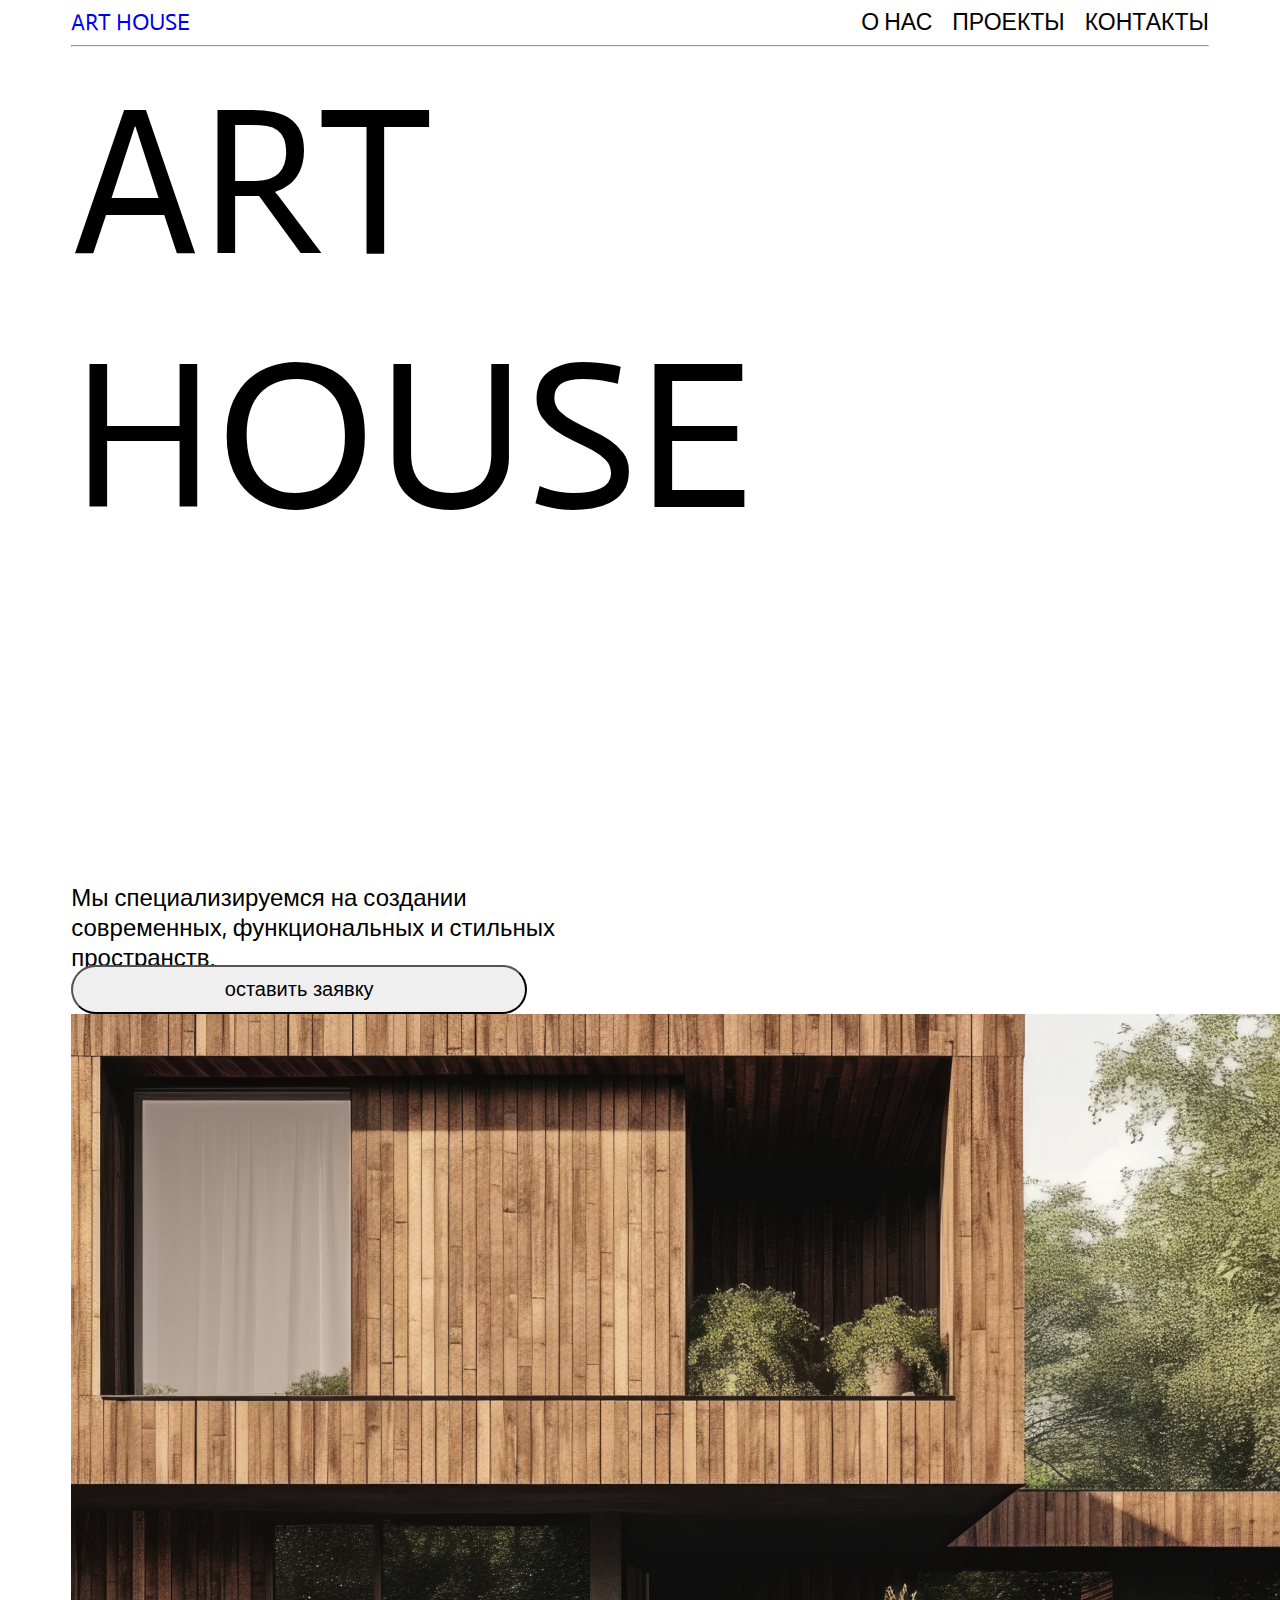
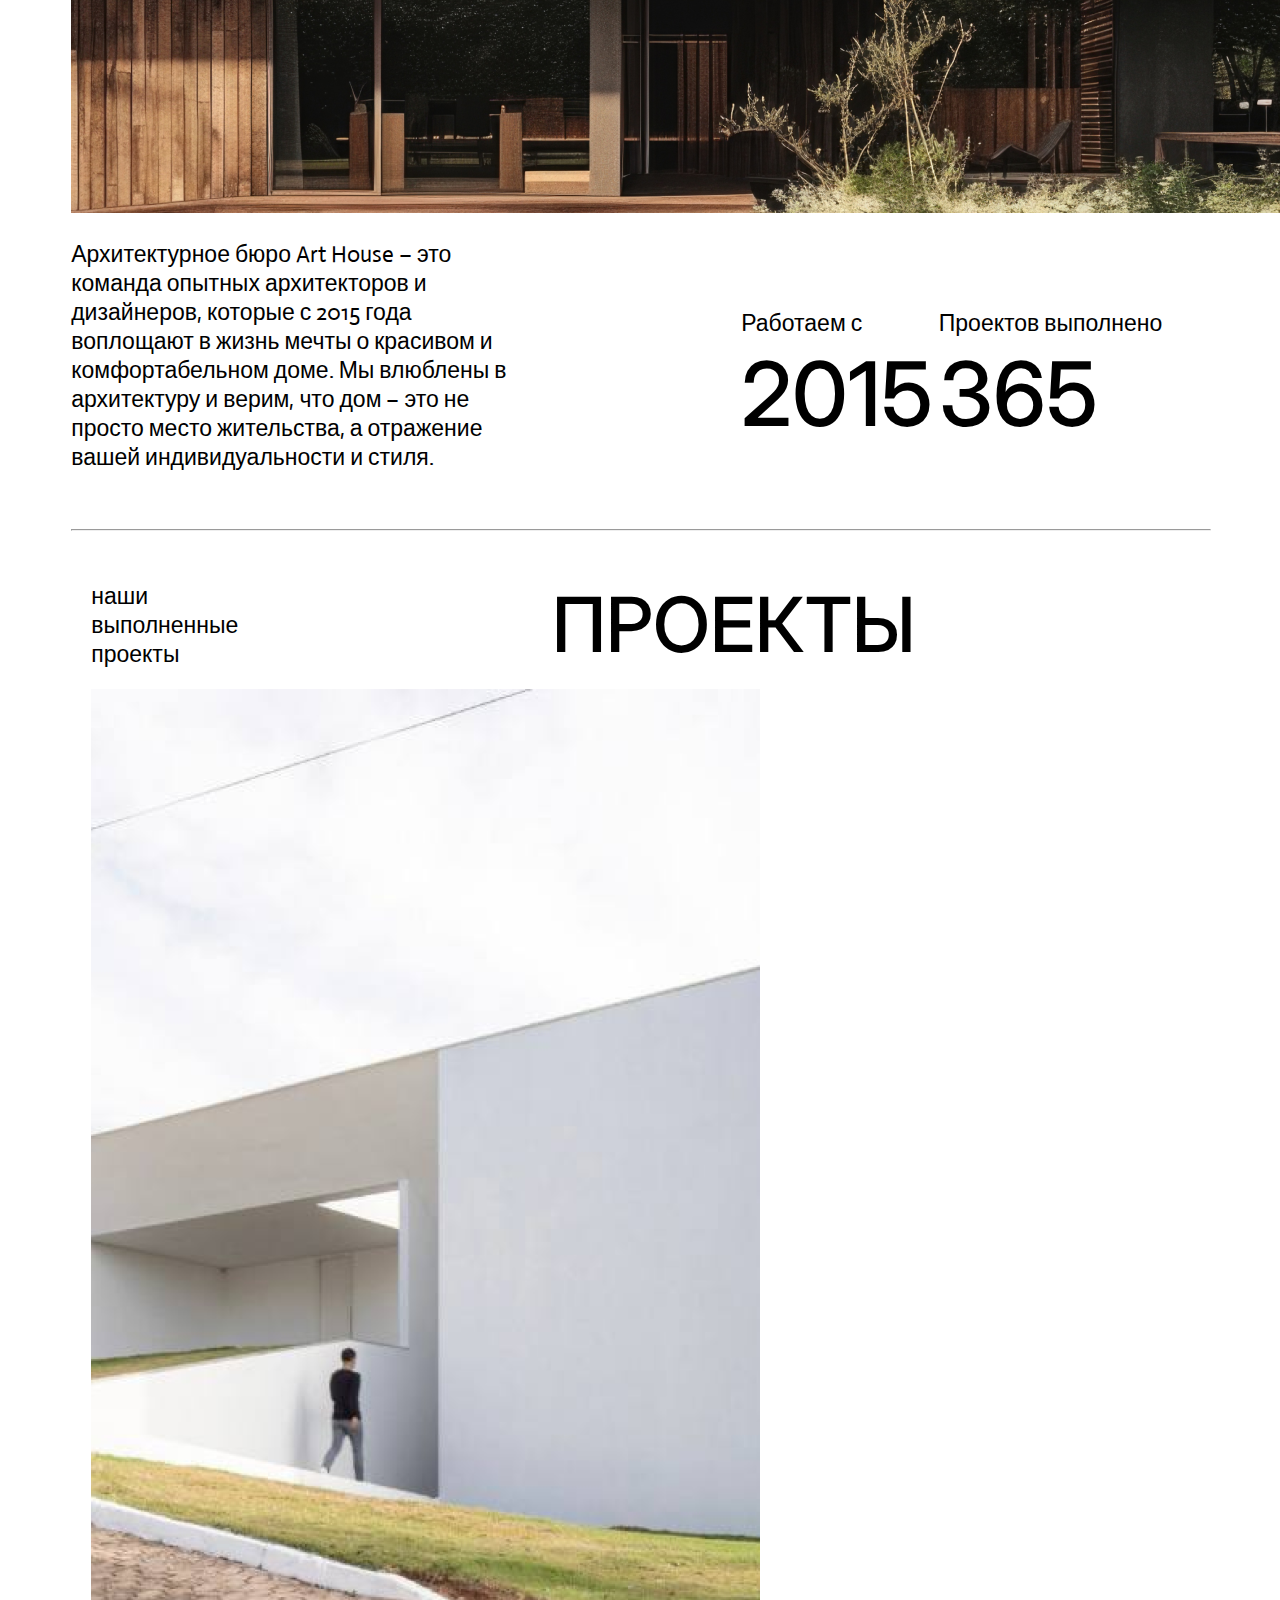
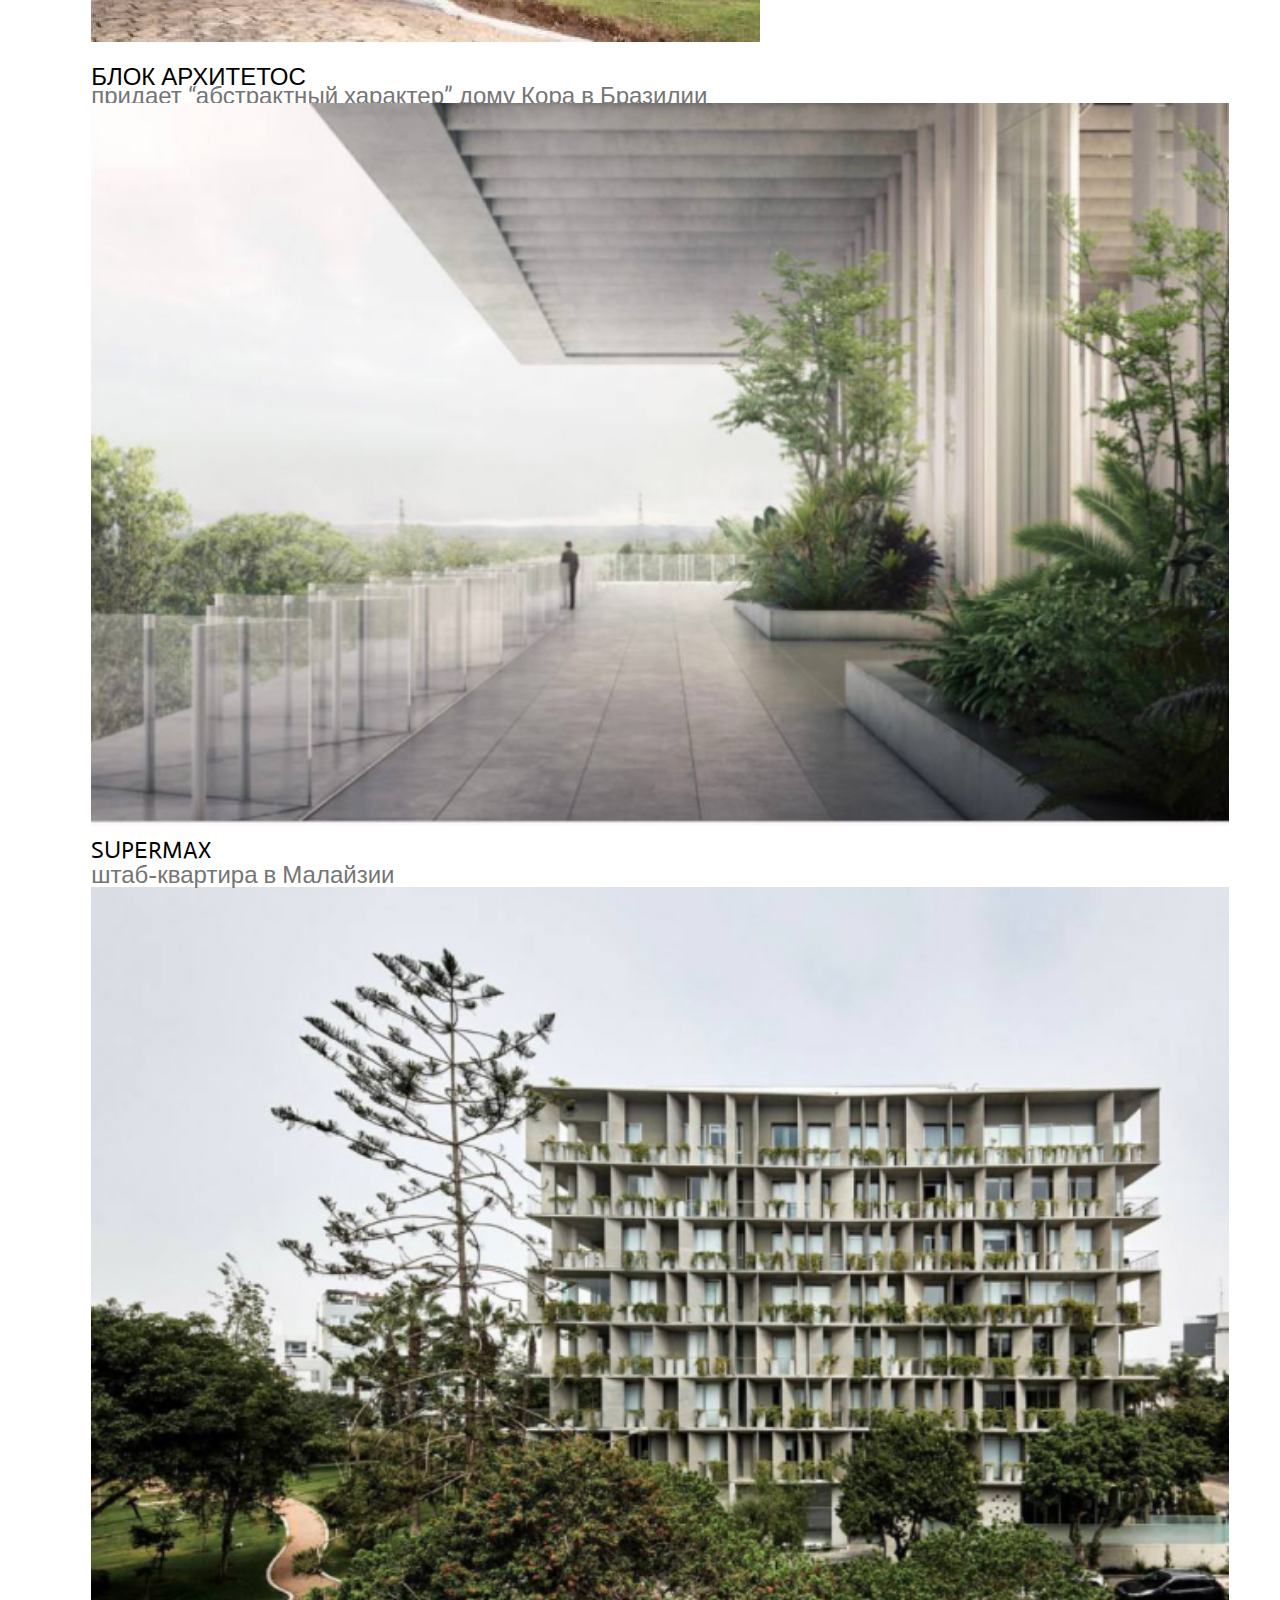
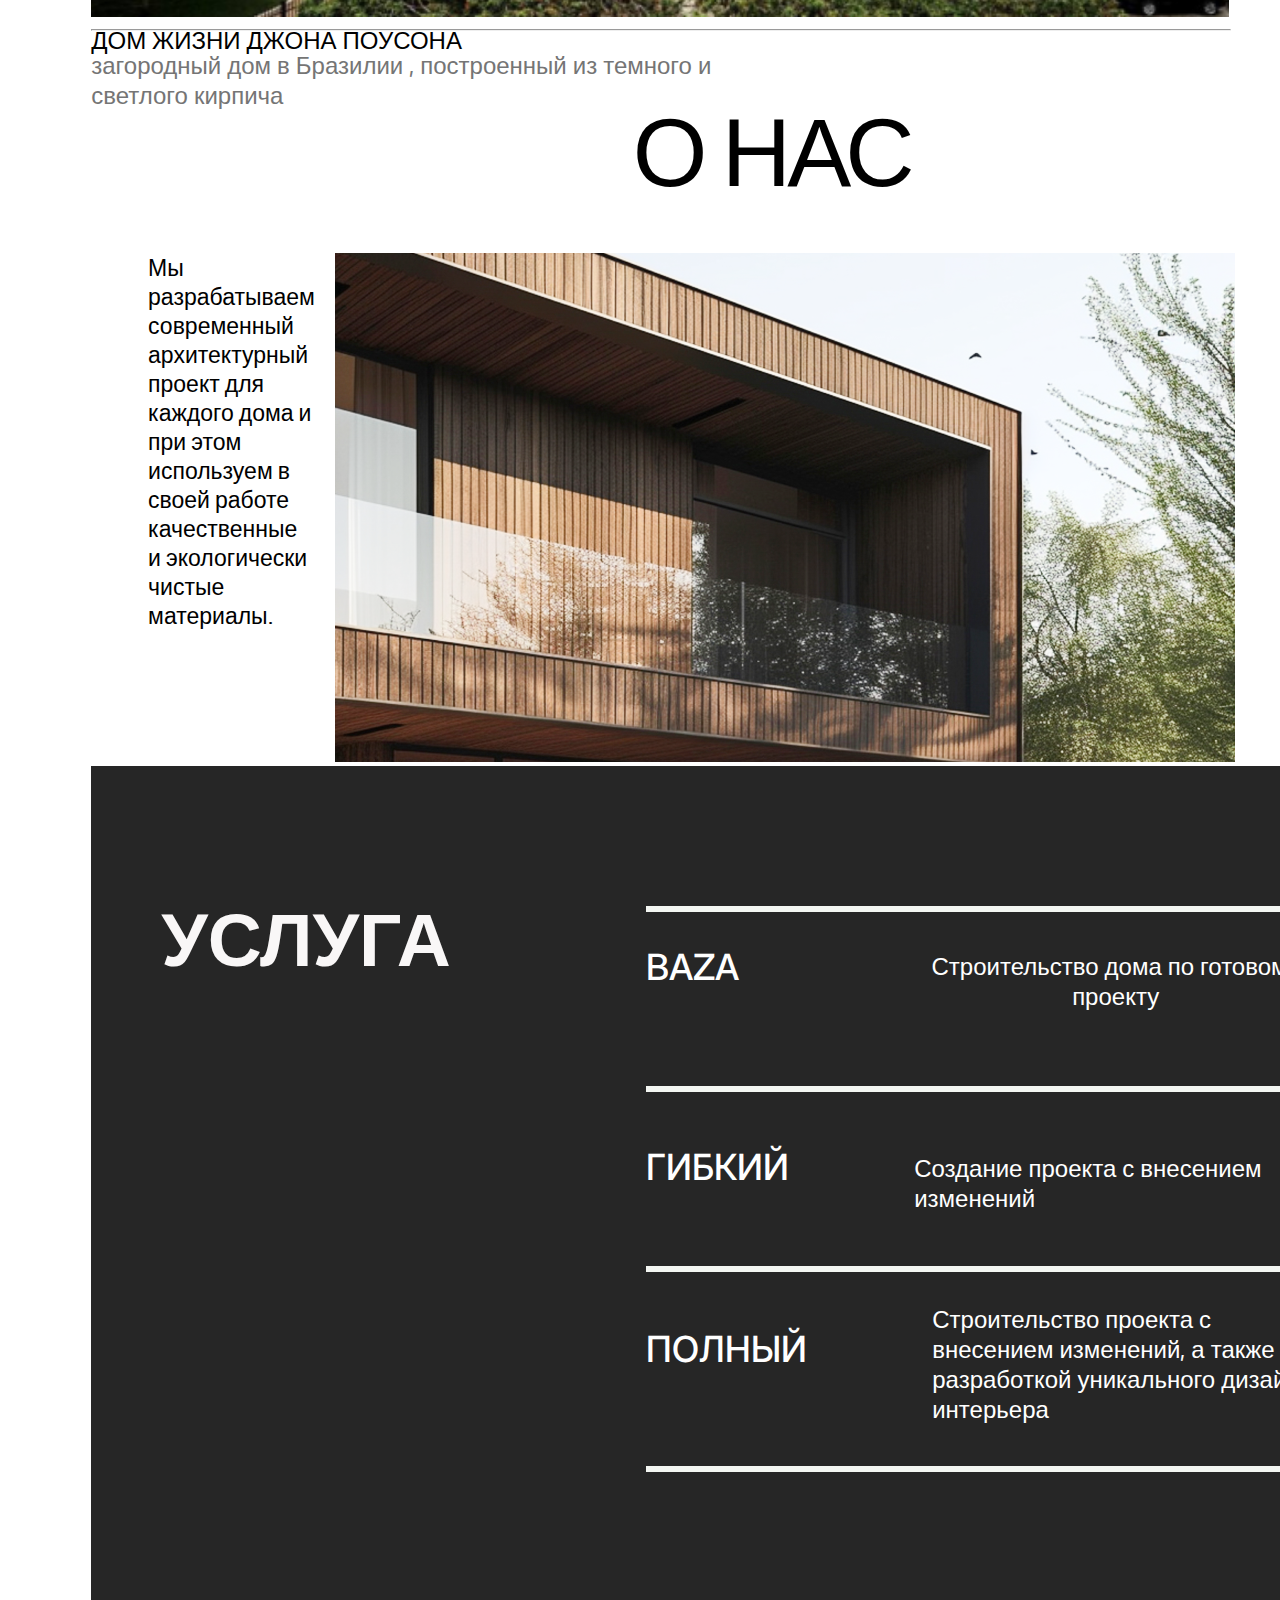
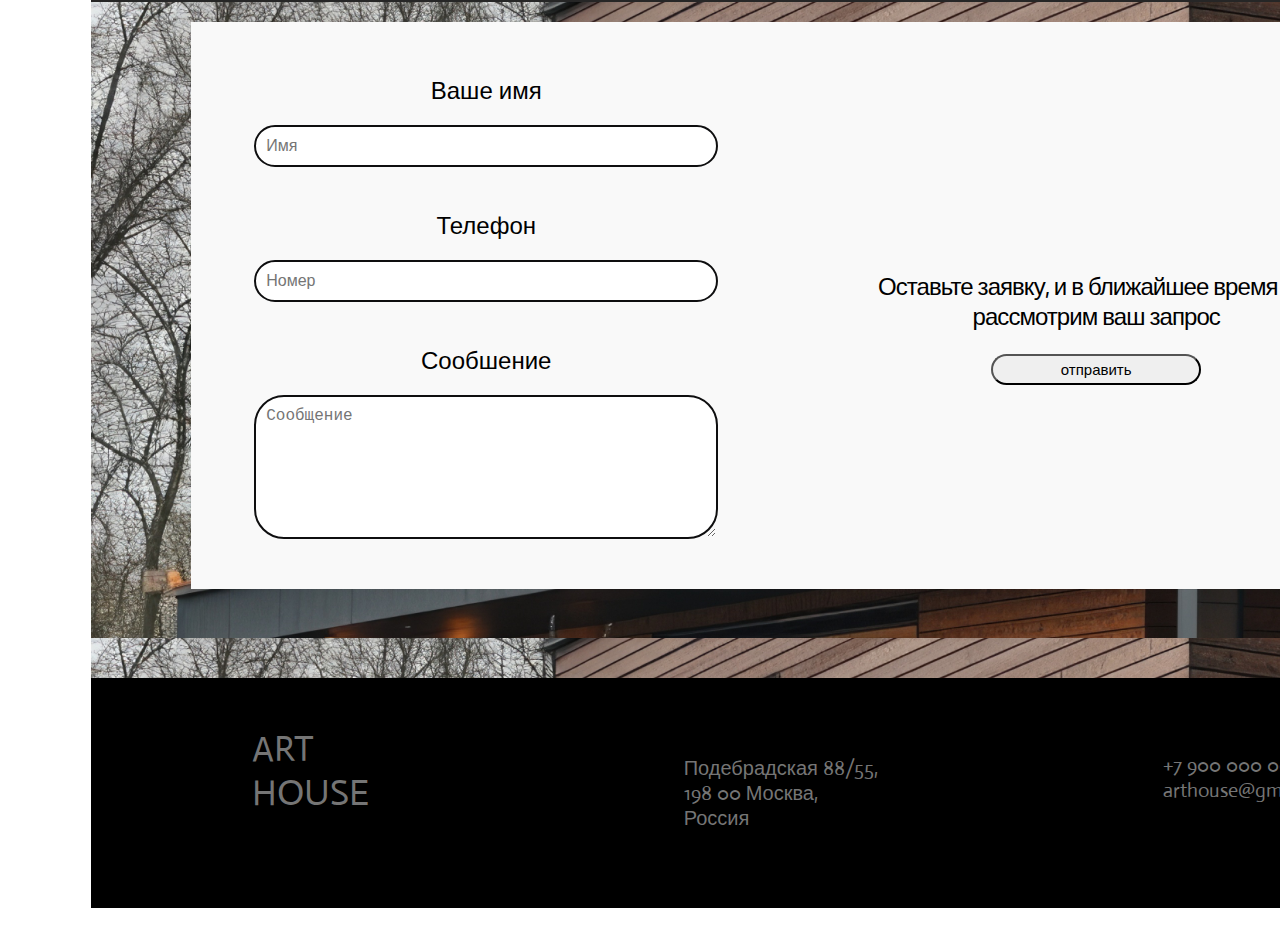
<file: Site_Art-House/html/index.html>
<!DOCTYPE html>
<html lang="en">
<head>
    <meta charset="UTF-8">
    <meta name="viewport" content="width=device-width, initial-scale=1.0">
    <title>ART HOUSE FLEX</title>
    <link rel="stylesheet" href="../styles/style.css">
    <link href="https://fonts.googleapis.com/css2?family=Actor&family=Inter:wght@500&display=swap" rel="stylesheet">
</head>
<body>

    <div class="container">
        <div class="wrapper">
            <div class="header">
                <div class="nav">
                    <span class="logo"> <a href="#">ART HOUSE</a></span>
                    <ul class="menu">
                      <li> <a href="about1.html">О НАС</a></li>
                      <li> <a href="#">ПРОЕКТЫ</a></li>
                      <li> <a href="#">КОНТАКТЫ</a></li>
                    </ul>
                </div>
                <hr class="hr-line">  
            </div>
            <div class="wrapper-art-house">
                <div class="wrapper-art1">
                    ART HOUSE
                </div>
                <div class="wrapper-art2">
                    <p class="p">Мы специализируемся на создании современных, функциональных и стильных пространств.</p>
                    <button class="btn" id="scrollButton">оставить заявку</button>
                </div>
            </div>
            <div class="image">
                <img src="../img/дом1.png" alt="">
            </div>
            <div class="section1">
                <p class="text">Архитектурное бюро Art House – это команда опытных архитекторов и дизайнеров, которые с 2015 года воплощают в жизнь мечты о красивом и комфортабельном доме. Мы влюблены в архитектуру и верим, что дом – это не просто место жительства, а отражение вашей индивидуальности и стиля.</p>
                <div class="num1">
                    <p class="text1">Работаем с</p>
                    <h2 class="title">2015</h2>
                </div>
                <div class="num2">
                    <p class="text1">Проектов выполнено</p>
                    <h2 class="title">365</h2>
                </div>
            </div>
            <hr class="hr">
            <div class="section-projects">
                <div class="project">
                    <p class="text2">наши выполненные проекты</p>
                    <h1 class="title1">ПРОЕКТЫ</h1>
                </div>
                <div class="project-img">
                    <div class="foto1">
                        <img src="../img/дом2.png" alt="">
                        <div class=" a-blok">
                            <p class="blok1">БЛОК АРХИТЕТОС  </p>
                            <p class="blok2"> придает  “абстрактный характер” дому Кора в Бразилии</p>
                            
                        </div>
                    </div>
                    <div class="foto2">
                        <div class="img1">
                            <img class="dom3-img" src="../img/дом3.png" alt="">
                            <div class="b-blok">
                                <p class="b-blok1">SUPERMAX</p>
                                <p class="b-blok2">штаб-квартира в Малайзии  </p>
                            </div>
                        </div>
                        <div class="img2">
                            <img class="dom4-img" src="../img/дом4.png" alt="">
                            <div class="c-blok">
                                <p class="c-blok1">ДОМ ЖИЗНИ ДЖОНА ПОУСОНА</p>
                                <p class="c-blok2"> загородный дом в Бразилии , построенный из темного и светлого кирпича</p>
                            </div>
                        </div>
                    </div>
                </div>
                <hr class="hr">
                <!-- о нас -->
                <div class="section-onas">
                    <div class="nas">
                        <h1 class="title-nac">О НАС</h1>
                    </div>
                    <div class="info">
                        <div class="text-nac">
                            <p class="info-nac">Мы разрабатываем 
                                современный архитектурный проект
                                для каждого дома
                                и при этом используем
                                в своей работе качественные
                                и экологически чистые материалы.</p>
                        </div>
                        <div class="img-nac">
                            <img src="../img/дом5.png" alt="">
                        </div>
                    </div>
                </div>
                <!-- услуга -->
                <div class="section-usluga">
                    <div class="usluga">
                        <div class="usluga1">
                            <h3>УСЛУГА</h3>
                        </div>
                        <div class="usluga2">
                           <hr class="ucluga-hr1">
                            <div class="baza">
                                <p class="baza1">BAZA</p>
                                <p class="baza2">Строительство дома по готовому проекту</p>
                            </div>
                           <hr class="ucluga-hr2">
                                <div class="gip">
                                    <p class="gip1">ГИБКИЙ</p>
                                    <p class="gip2">Создание проекта с внесением изменений</p>
                                </div>
                           <hr class="ucluga-hr3">
                                <div class="pol">
                                    <p class="pol1">ПОЛНЫЙ</p>
                                    <p class="pol2">Строительство проекта с внесением 
                                        изменений, а также с разработкой 
                                        уникального дизайна интерьера</p>
                                </div>
                           <hr class="ucluga-hr4"> 
                        </div>
                    </div>
                </div>
                <!-- footer -->
                <div class="footer">
                    <div class="footer-blok">
                        <div class="footer1">
                            <h3 class="wash">Ваше имя</h3>
                            <input type="text" class="input-name" placeholder="Имя">
                            <h3 class="wash">Телефон</h3>
                            <input type="nomer" class="input-name" placeholder="Номер">
                            <h3 class="wash">Сообшение</h3>
                            <textarea class="input-message" placeholder="Сообщение"></textarea>
                        </div>
                        <div class="footer2">
                            <p class="foot-text">Оставьте заявку, и в ближайшее время
                                мы рассмотрим ваш запрос</p>
                                <button class="btn3">отправить</button>
                        </div>
                    </div>
                </div>
                <!-- end -->
                <div class="end">
                    <div class="end1">
                        <h2 class="end-h2"><a href="#">ART HOUSE</a></h2>
                    </div>
                    <div class="end2">
                        <p class="end-text1">Подебрадская 88/55, 198 00 Москва, Россия</p>
                    </div>
                    <div class="end3">
                        <p class="end-text2">+7 900 000 0000 arthouse@gmail.com</p>
                    </div>
                </div>
            </div>
        </div>
    </div>
</body>
</html>
</file>
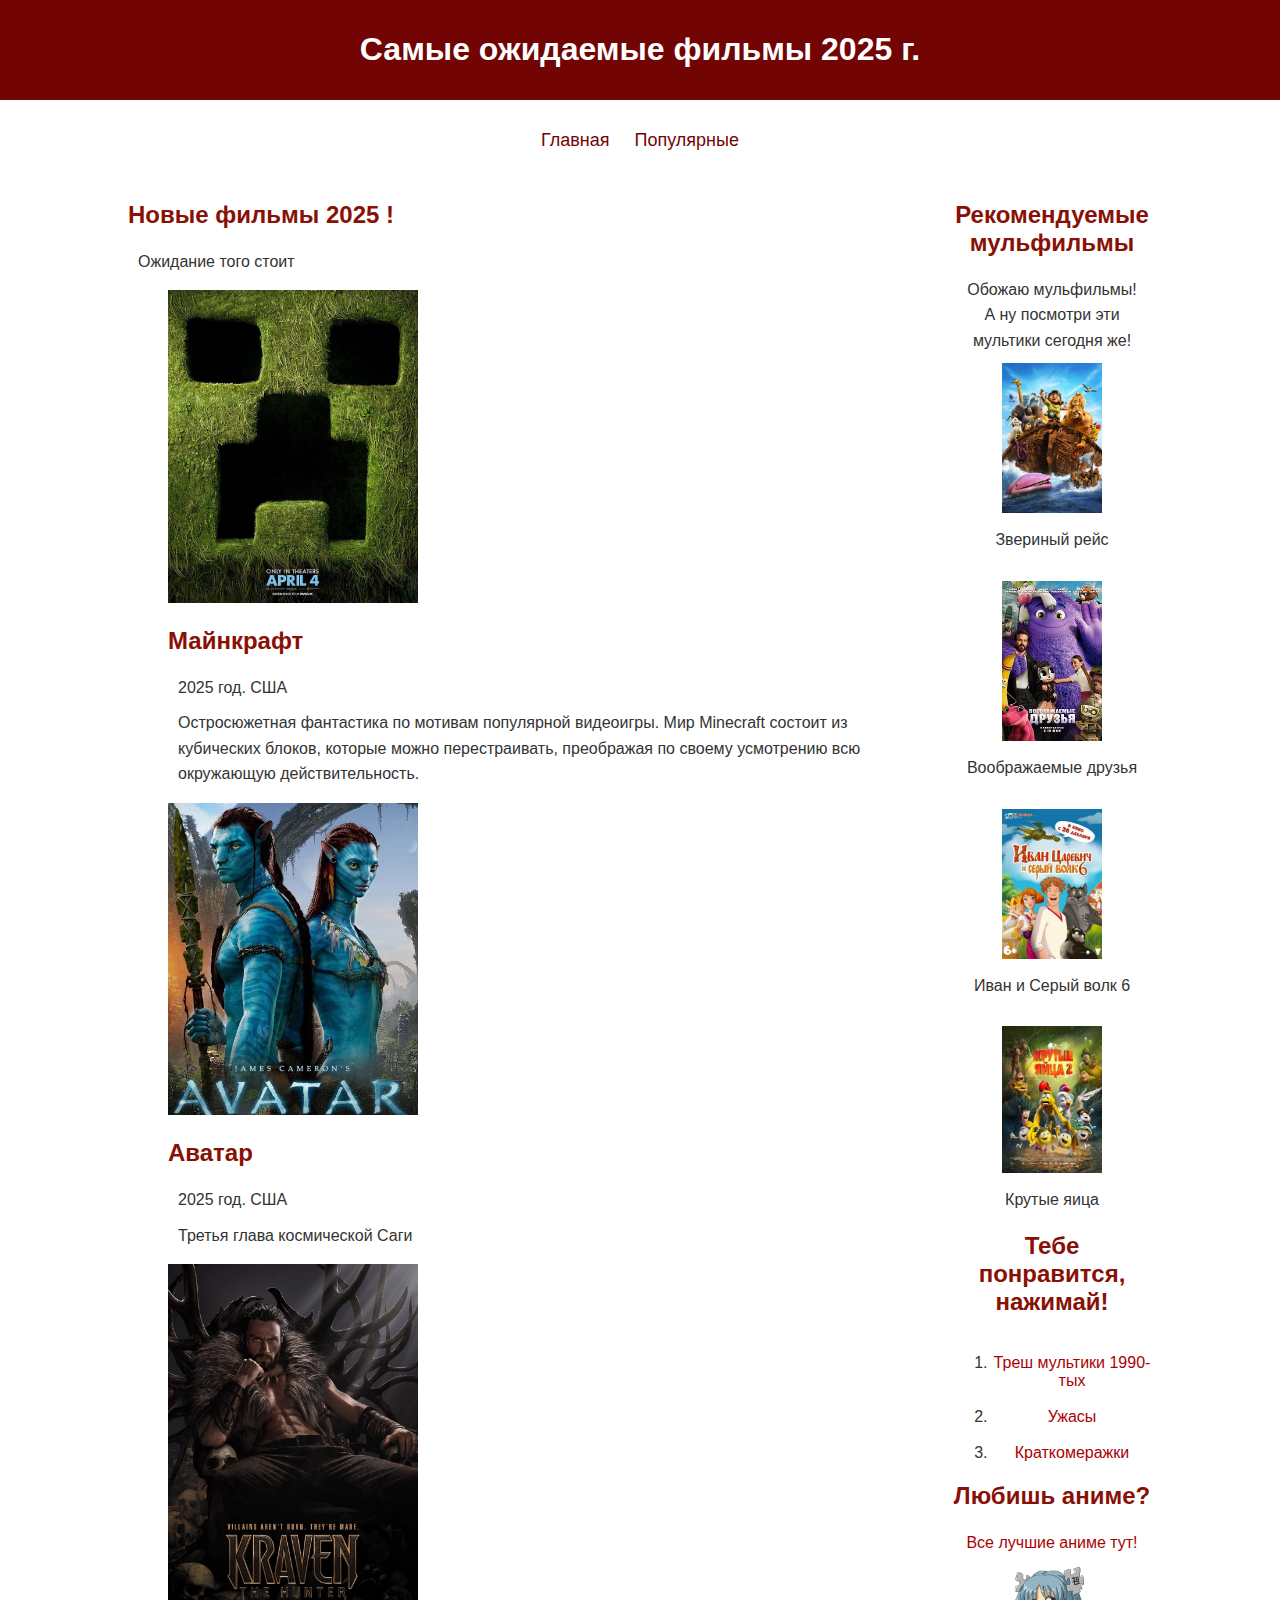
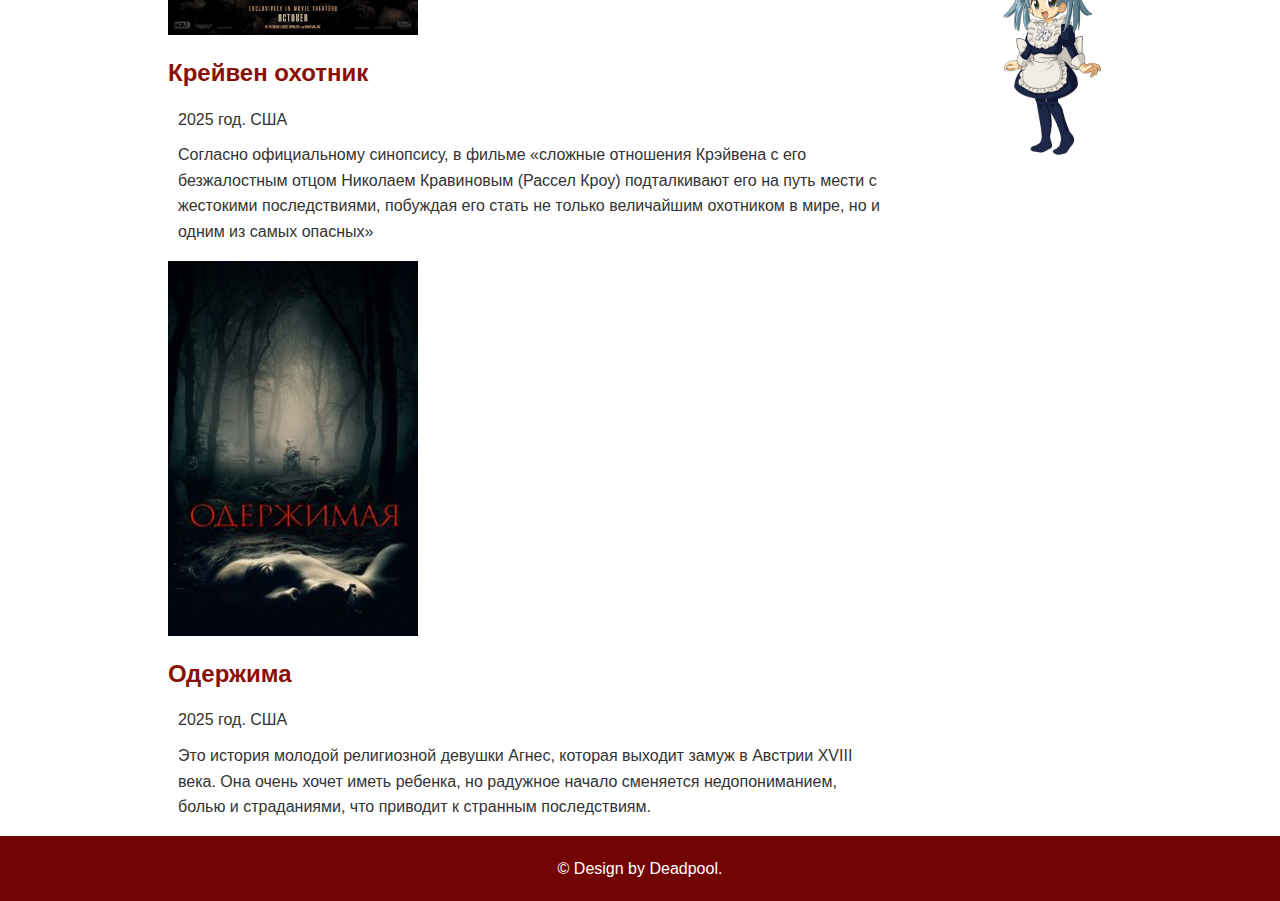
<file: Site_Deadpool/about.html>
<!DOCTYPE html>
<html lang="ru">
<head>
    <meta charset="UTF-8">
    <meta name="viewport" content="width=device-width, initial-scale=1.0">
    <title>Новинки 2025</title>
    <link rel="stylesheet" href="styles.css"> 
</head>
<body>

<header>
    <h1>Самые ожидаемые фильмы 2025 г.</h1>
</header>

<nav>
    <a href="index.html">Главная</a>
    <a href="about.html">Популярные</a>
</nav>

<main>
    <section>
        <h2>Новые фильмы 2025 ! </h2>
        <p>Ожидание того стоит
        </p>

        <figure>
            <img src="Minecraft.jpg" alt="Пример изображения" width="250"> <!-- Увеличен размер изображения -->
            <figcaption><h2>Майнкрафт</h2></figcaption>
            <p>2025 год. США</p>
            <p>Остросюжетная фантастика по мотивам популярной видеоигры. Мир Minecraft состоит из кубических блоков, которые можно перестраивать, преображая по своему усмотрению всю окружающую действительность.</p>
            
        </figure>

        <figure>
            <img src="avatar.jpg" alt="Пример изображения" width="250"> <!-- Увеличен размер изображения -->
            <figcaption><h2>Аватар</h2></figcaption>
            <p>2025 год. США</p>
            <p>Третья глава космической Саги</p>
        </figure>

        <figure>
            <img src="kraven.png" alt="Пример изображения" width="250"> <!-- Увеличен размер изображения -->
            <figcaption><h2>Крейвен охотник</h2></figcaption>
            <p>2025 год. США</p>
            <p>Согласно официальному синопсису, в фильме «сложные отношения Крэйвена с его безжалостным отцом Николаем Кравиновым (Рассел Кроу) подталкивают его на путь мести с жестокими последствиями, побуждая его стать не только величайшим охотником в мире, но и одним из самых опасных»</p>

        </figure>
        <figure>
            <img src="oderjima.jpg" alt="Пример изображения" width="250"> <!-- Увеличен размер изображения -->
            <figcaption><h2>Одержима</h2></figcaption>
            <p>2025 год. США</p>
            <p>Это история молодой религиозной девушки Агнес, которая выходит замуж в Австрии XVIII века. Она очень хочет иметь ребенка, но радужное начало сменяется недопониманием, болью и страданиями, что приводит к странным последствиям.</p>
        </figure>


    </section>

    <aside>
        <h2>Рекомендуемые мульфильмы</h2>
        <p>Обожаю мульфильмы! А ну посмотри эти мультики сегодня же!</p>
        <img src="mult.jpg" alt="" width="100">
        <p>Звериный рейс</p>
        <br>
        <img src="mult2.jpg" alt="" width="100">
        <p>Воображаемые друзья</p>
        <br>
        <img src="mult3.jpg" alt="" width="100">
        <p>Иван и Серый волк 6</p>
        <br>
        <img src="mult4.jpg" alt="" width="100">
        <p>Крутые яица</p>

        <h2>Тебе понравится, нажимай!</h2>
        <a href="#">
            <ol>
                <br>               
                <li><a href="https://www.kinopoisk.ru/lists/movies/genre--animation/year--1990-1990/?sort=votes&page=2&utm_referrer=www.google.com" target="_blank">Треш мультики 1990-тых</a></li>
                <br>
                <li><a href="https://www.ivi.ru/movies/horror" target="_blank">Ужасы</a></li>
                <br>
                <li><a href="https://www.kinopoisk.ru/lists/movies/short_cartoons" target="_blank">Краткомеражки</a></li>
            </ol>  

   
        <h2>Любишь аниме?</h2>
        <p><a href="https://animego.org/" target="_blank">Все лучшие аниме тут!</a></p>
        <img src="anime.png" alt="" width="100">
        </a>
    </aside>
</main>

<footer>
    <p>&copy; Design by Deadpool.</p>
</footer>

</body>
</html>
</file>
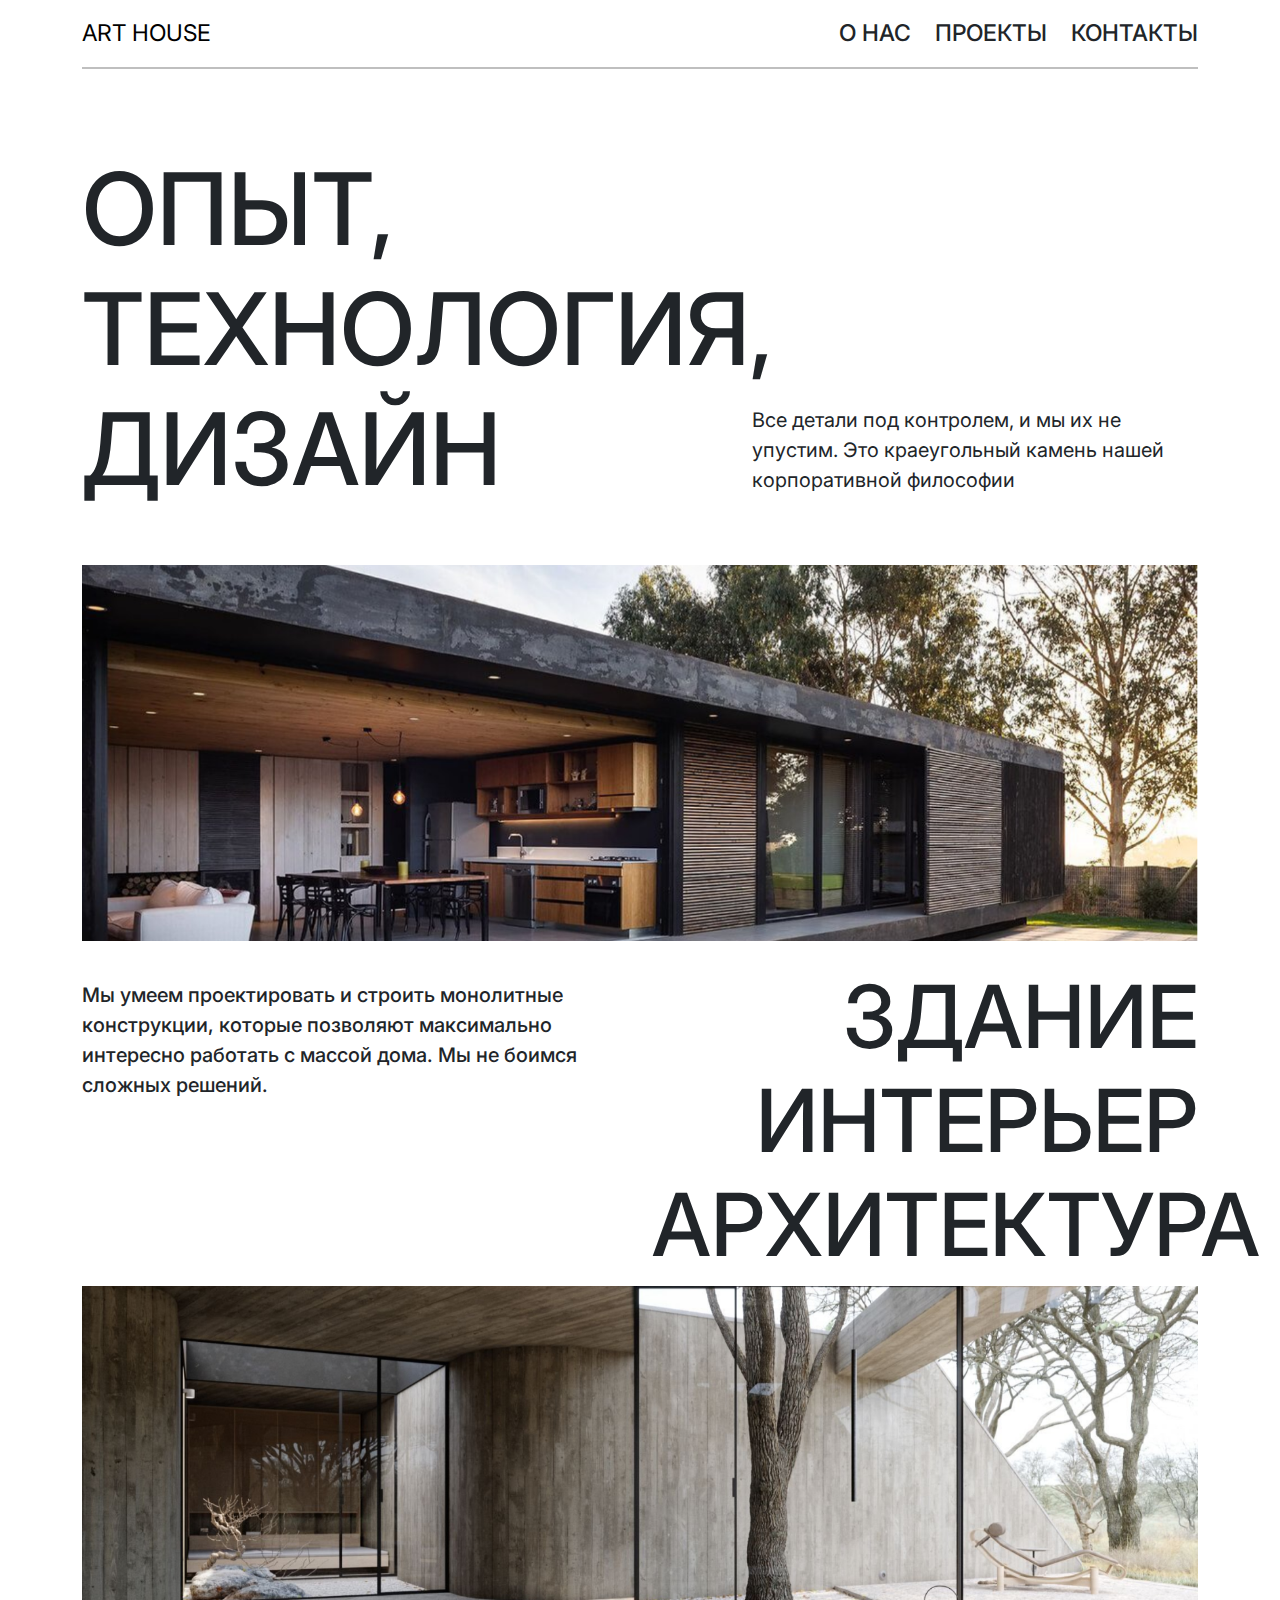
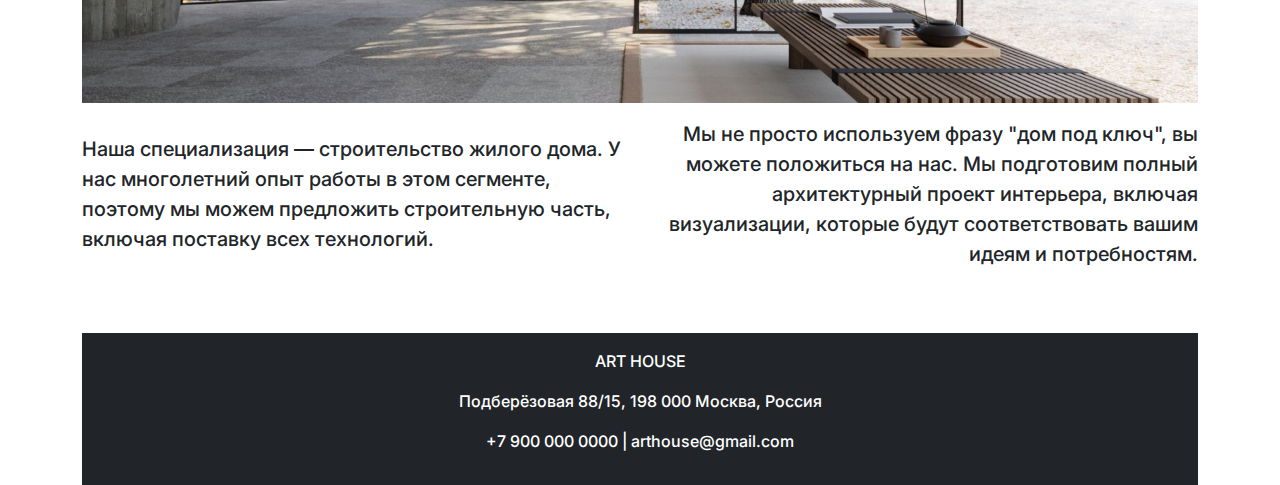
<file: Site_Art-House/html/about1.html>
<!DOCTYPE html>
<html lang="en">
<head>
    <meta charset="UTF-8">
    <meta name="viewport" content="width=device-width, initial-scale=1.0">
    <title>ART HOUSE</title>
    <link href="https://cdn.jsdelivr.net/npm/bootstrap@5.3.0-alpha3/dist/css/bootstrap.min.css" rel="stylesheet">
    <link href="https://fonts.googleapis.com/css2?family=Actor&family=Inter:wght@500&display=swap" rel="stylesheet">
    <style>
        body {
            font-family: 'Inter', sans-serif;
            font-weight: 500;
        }
        .logo {
            font-size: 23px;
            font-weight: 400;
        }
        .menu li {
            font-size: 23px;
        }
        .menu li:hover {
            opacity: 0.5;
        }
        .main-title {
            font-size: 100px;
            width: 400px;
        }
        .sub-text {
            font-size: 20px;
            font-weight: 400;
            margin-top: 250px;
            margin-left: 100px;
        }
        .image img {
            width: 100%;
            height: auto;
        }
        .hr-line {
            border: 1px solid rgb(0, 0, 0);
        }
        .col-md-5{
            font-size: 20px;
            font-weight: 400;
 
        }
        .col-md-6.text-end h2 {
            font-size: 87px; /* Увеличиваем размер текста */
            text-align: right; /* Выравниваем текст по правому краю */
            margin-right: 0; /* Убираем лишний отступ */
        }
        .col-md-6.bomb p {
            margin-top: -145px;
            font-size: 20px;
        }
        .col-md-7.text-end p {
            text-align: right; /* Выравниваем текст по правому краю */
            margin: 0; /* Убираем лишние отступы */
            font-size: 20px; /* Унифицируем размер текста */
        }
        .col-md-6 p {
            font-size: 20px;
        }
        .col-md-6.text-end p{
            font-size: 20px;
        }
        .logo a{
            color: #000;

         }
        .logo a{
            text-decoration: none;
        }
        


    </style>
</head>
<body>
    <div class="container">
        <!-- Header Section -->
        <header class="py-3">
            <div class="d-flex justify-content-between align-items-center">
                <span class="logo"> <a href="index.html">ART HOUSE</a></span>
                <ul class="menu list-unstyled d-flex mb-0">
                    <li class="ms-4">О НАС</li>
                    <li class="ms-4">ПРОЕКТЫ</li>
                    <li class="ms-4">КОНТАКТЫ</li>
                </ul>
            </div>
            <hr class="hr-line">
        </header>

        <!-- Main Content Section -->
        <section class="row align-items-center mt-5">
            <div class="col-md-6">
                <h1 class="main-title">ОПЫТ, ТЕХНОЛОГИЯ, ДИЗАЙН</h1>
            </div>
            <div class="col-md-6">
                <p class="sub-text">Все детали под контролем, и мы их не упустим. Это краеугольный камень нашей корпоративной философии</p>
            </div>
        </section>

        <!-- Image Section -->
        <section class="image mt-5">
            <img src="../img/dom1.PNG" alt="Modern House Design">
        </section>

        <!-- Second Content Section -->
        <section class="row align-items-center mt-4">
            <div class="col-md-6 bomb">
                <p>Мы умеем проектировать и строить монолитные конструкции, которые позволяют максимально интересно работать с массой дома. Мы не боимся сложных решений.</p>
            </div>
            <div class="col-md-6 text-end">
                <h2>ЗДАНИЕ<br>ИНТЕРЬЕР<br>АРХИТЕКТУРА</h2>
            </div>
        </section>

        <!-- Image Section2 -->
        <section class="image mt-6">
            <img src="../img/dom2.PNG" alt="Modern House Design2">
        </section>

        <section class="row align-items-center mt-3">
            <div class="col-md-6">
                <p>Наша специализация — строительство жилого дома. У нас многолетний опыт работы в этом сегменте, поэтому мы можем предложить строительную часть, включая поставку всех технологий.</p>
            </div>
            <div class="col-md-6 text-end">
                <p>Мы не просто используем фразу "дом под ключ", вы можете положиться на нас. Мы подготовим полный архитектурный проект интерьера, включая визуализации, которые будут соответствовать вашим идеям и потребностям.</p>
            </div>
        </section>
        
        

        <!-- Footer Section -->
        <footer class="mt-5 text-center py-3 bg-dark text-white">
            <p>ART HOUSE</p>
            <p>Подберёзовая 88/15, 198 000 Москва, Россия</p>
            <p>+7 900 000 0000 | arthouse@gmail.com</p>
        </footer>
    </div>

    <script src="https://cdn.jsdelivr.net/npm/bootstrap@5.3.0-alpha3/dist/js/bootstrap.bundle.min.js"></script>
</body>
</html>
</file>
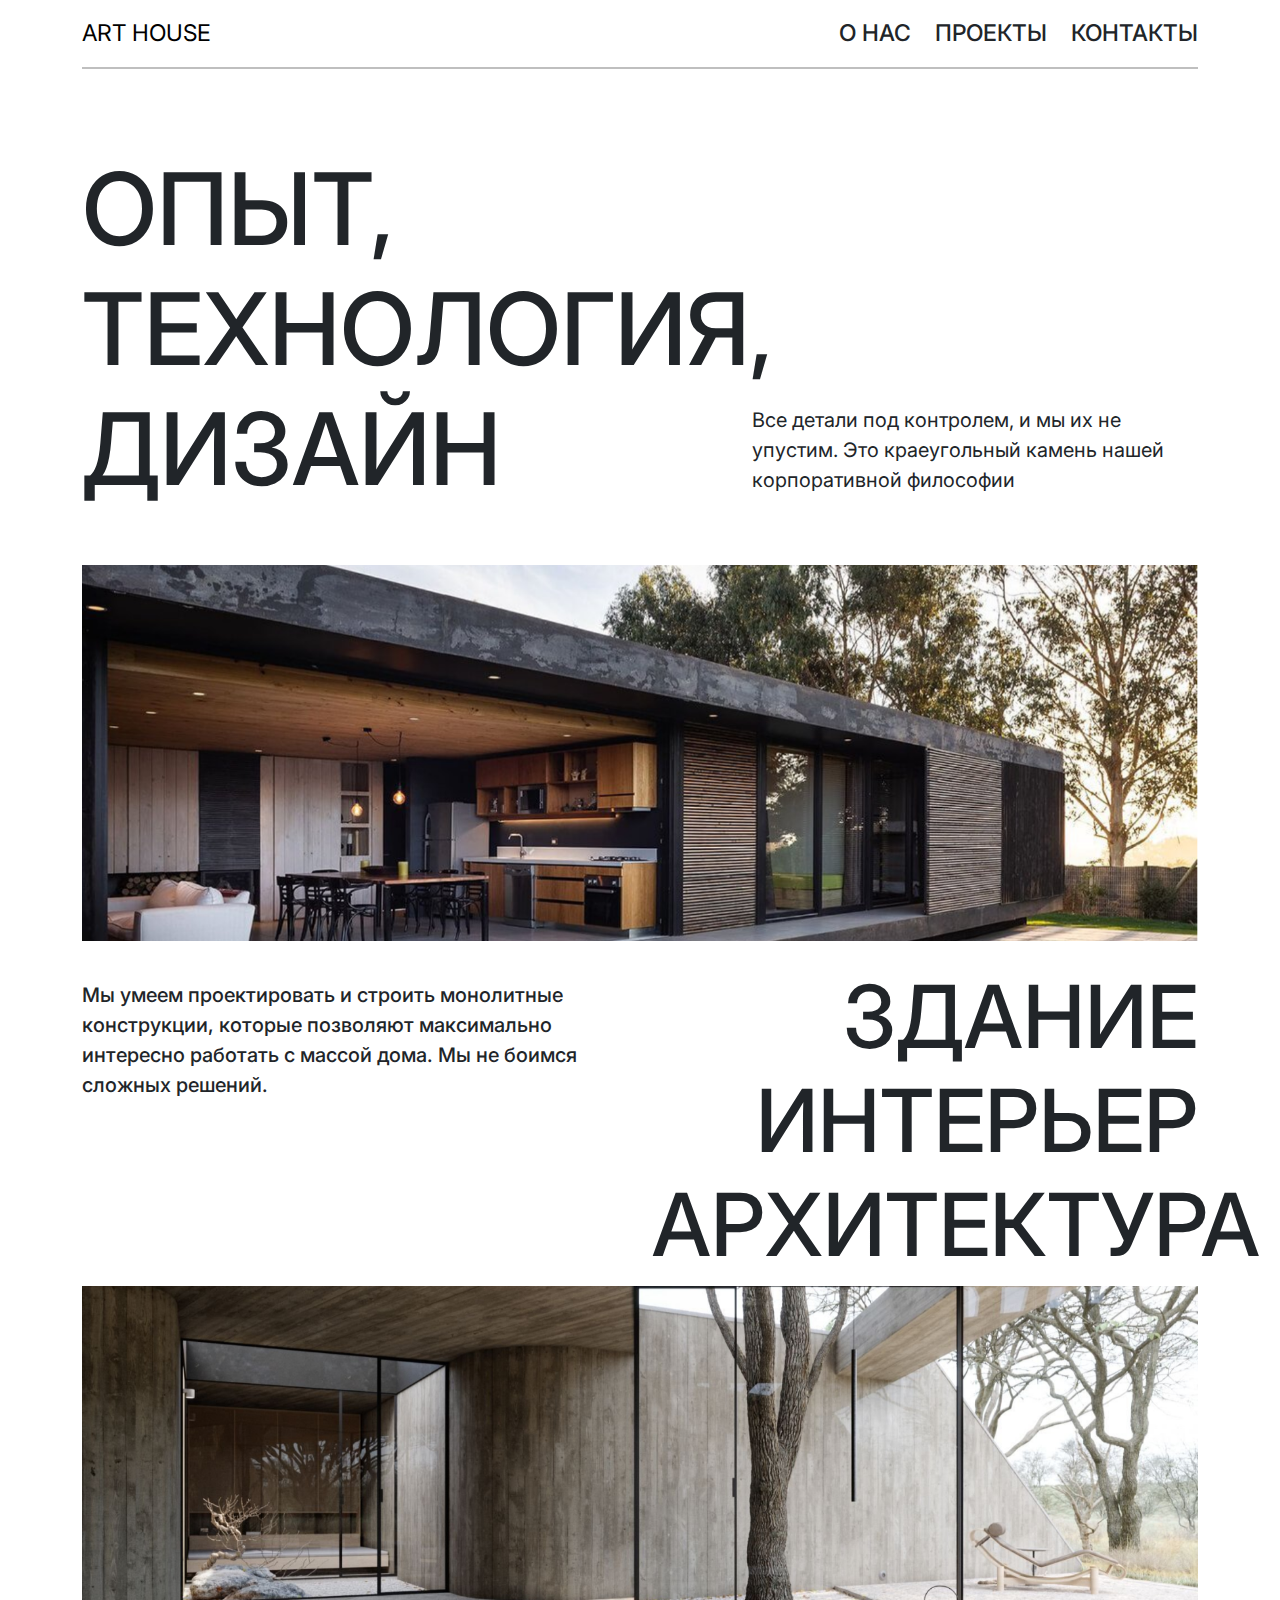
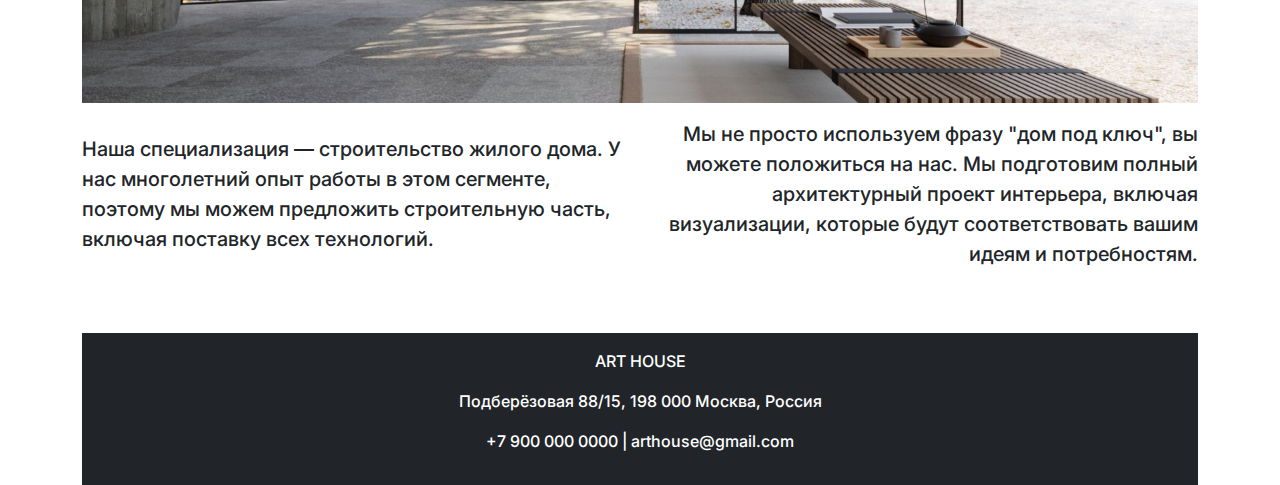
<file: Site_Art-House/html/about2.html>
<!DOCTYPE html>
<html lang="en">
<head>
    <meta charset="UTF-8">
    <meta name="viewport" content="width=device-width, initial-scale=1.0">
    <title>ART HOUSE</title>
    <link href="https://cdn.jsdelivr.net/npm/bootstrap@5.3.0-alpha3/dist/css/bootstrap.min.css" rel="stylesheet">
    <link href="https://fonts.googleapis.com/css2?family=Actor&family=Inter:wght@500&display=swap" rel="stylesheet">
    <style>
        body {
            font-family: 'Inter', sans-serif;
            font-weight: 500;
        }
        .logo {
            font-size: 23px;
            font-weight: 400;
        }
        .menu li {
            font-size: 23px;
        }
        .menu li:hover {
            opacity: 0.5;
        }
        .main-title {
            font-size: 100px;
            width: 400px;
        }
        .sub-text {
            font-size: 20px;
            font-weight: 400;
            margin-top: 250px;
            margin-left: 100px;
        }
        .image img {
            width: 100%;
            height: auto;
        }
        .hr-line {
            border: 1px solid rgb(0, 0, 0);
        }
        .col-md-5{
            font-size: 20px;
            font-weight: 400;
 
        }
        .col-md-6.text-end h2 {
            font-size: 87px; /* Увеличиваем размер текста */
            text-align: right; /* Выравниваем текст по правому краю */
            margin-right: 0; /* Убираем лишний отступ */
        }
        .col-md-6.bomb p {
            margin-top: -145px;
            font-size: 20px;
        }
        .col-md-7.text-end p {
            text-align: right; /* Выравниваем текст по правому краю */
            margin: 0; /* Убираем лишние отступы */
            font-size: 20px; /* Унифицируем размер текста */
        }
        .col-md-6 p {
            font-size: 20px;
        }
        .col-md-6.text-end p{
            font-size: 20px;
        }
        .logo a{
            color: #000;

         }
        .logo a{
            text-decoration: none;
        }
        


    </style>
</head>
<body>
    <div class="container">
        <!-- Header Section -->
        <header class="py-3">
            <div class="d-flex justify-content-between align-items-center">
                <span class="logo"> <a href="index2.html">ART HOUSE</a></span>
                <ul class="menu list-unstyled d-flex mb-0">
                    <li class="ms-4">О НАС</li>
                    <li class="ms-4">ПРОЕКТЫ</li>
                    <li class="ms-4">КОНТАКТЫ</li>
                </ul>
            </div>
            <hr class="hr-line">
        </header>

        <!-- Main Content Section -->
        <section class="row align-items-center mt-5">
            <div class="col-md-6">
                <h1 class="main-title">ОПЫТ, ТЕХНОЛОГИЯ, ДИЗАЙН</h1>
            </div>
            <div class="col-md-6">
                <p class="sub-text">Все детали под контролем, и мы их не упустим. Это краеугольный камень нашей корпоративной философии</p>
            </div>
        </section>

        <!-- Image Section -->
        <section class="image mt-5">
            <img src="../img/dom1.PNG" alt="Modern House Design">
        </section>

        <!-- Second Content Section -->
        <section class="row align-items-center mt-4">
            <div class="col-md-6 bomb">
                <p>Мы умеем проектировать и строить монолитные конструкции, которые позволяют максимально интересно работать с массой дома. Мы не боимся сложных решений.</p>
            </div>
            <div class="col-md-6 text-end">
                <h2>ЗДАНИЕ<br>ИНТЕРЬЕР<br>АРХИТЕКТУРА</h2>
            </div>
        </section>

        <!-- Image Section2 -->
        <section class="image mt-6">
            <img src="../img/dom2.PNG" alt="Modern House Design2">
        </section>

        <section class="row align-items-center mt-3">
            <div class="col-md-6">
                <p>Наша специализация — строительство жилого дома. У нас многолетний опыт работы в этом сегменте, поэтому мы можем предложить строительную часть, включая поставку всех технологий.</p>
            </div>
            <div class="col-md-6 text-end">
                <p>Мы не просто используем фразу "дом под ключ", вы можете положиться на нас. Мы подготовим полный архитектурный проект интерьера, включая визуализации, которые будут соответствовать вашим идеям и потребностям.</p>
            </div>
        </section>
        
        

        <!-- Footer Section -->
        <footer class="mt-5 text-center py-3 bg-dark text-white">
            <p>ART HOUSE</p>
            <p>Подберёзовая 88/15, 198 000 Москва, Россия</p>
            <p>+7 900 000 0000 | arthouse@gmail.com</p>
        </footer>
    </div>

    <script src="https://cdn.jsdelivr.net/npm/bootstrap@5.3.0-alpha3/dist/js/bootstrap.bundle.min.js"></script>
</body>
</html>
</file>
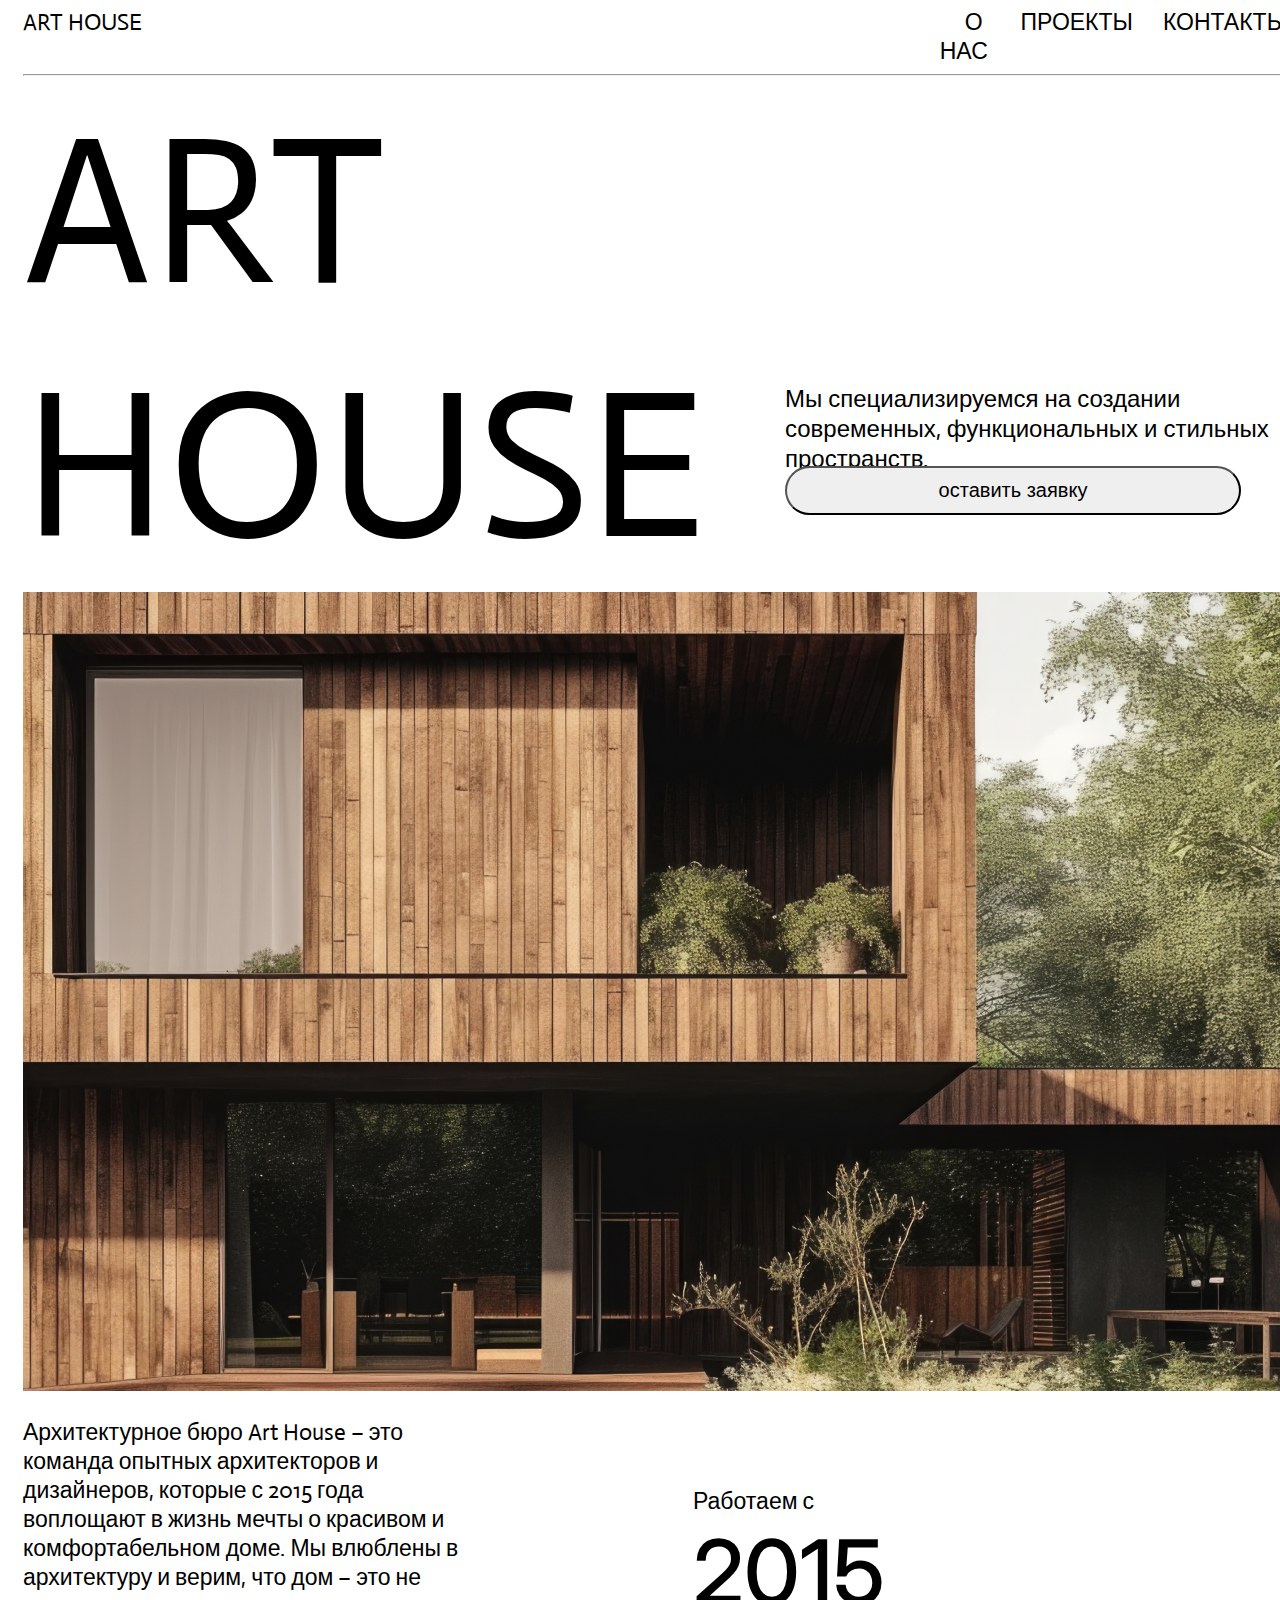
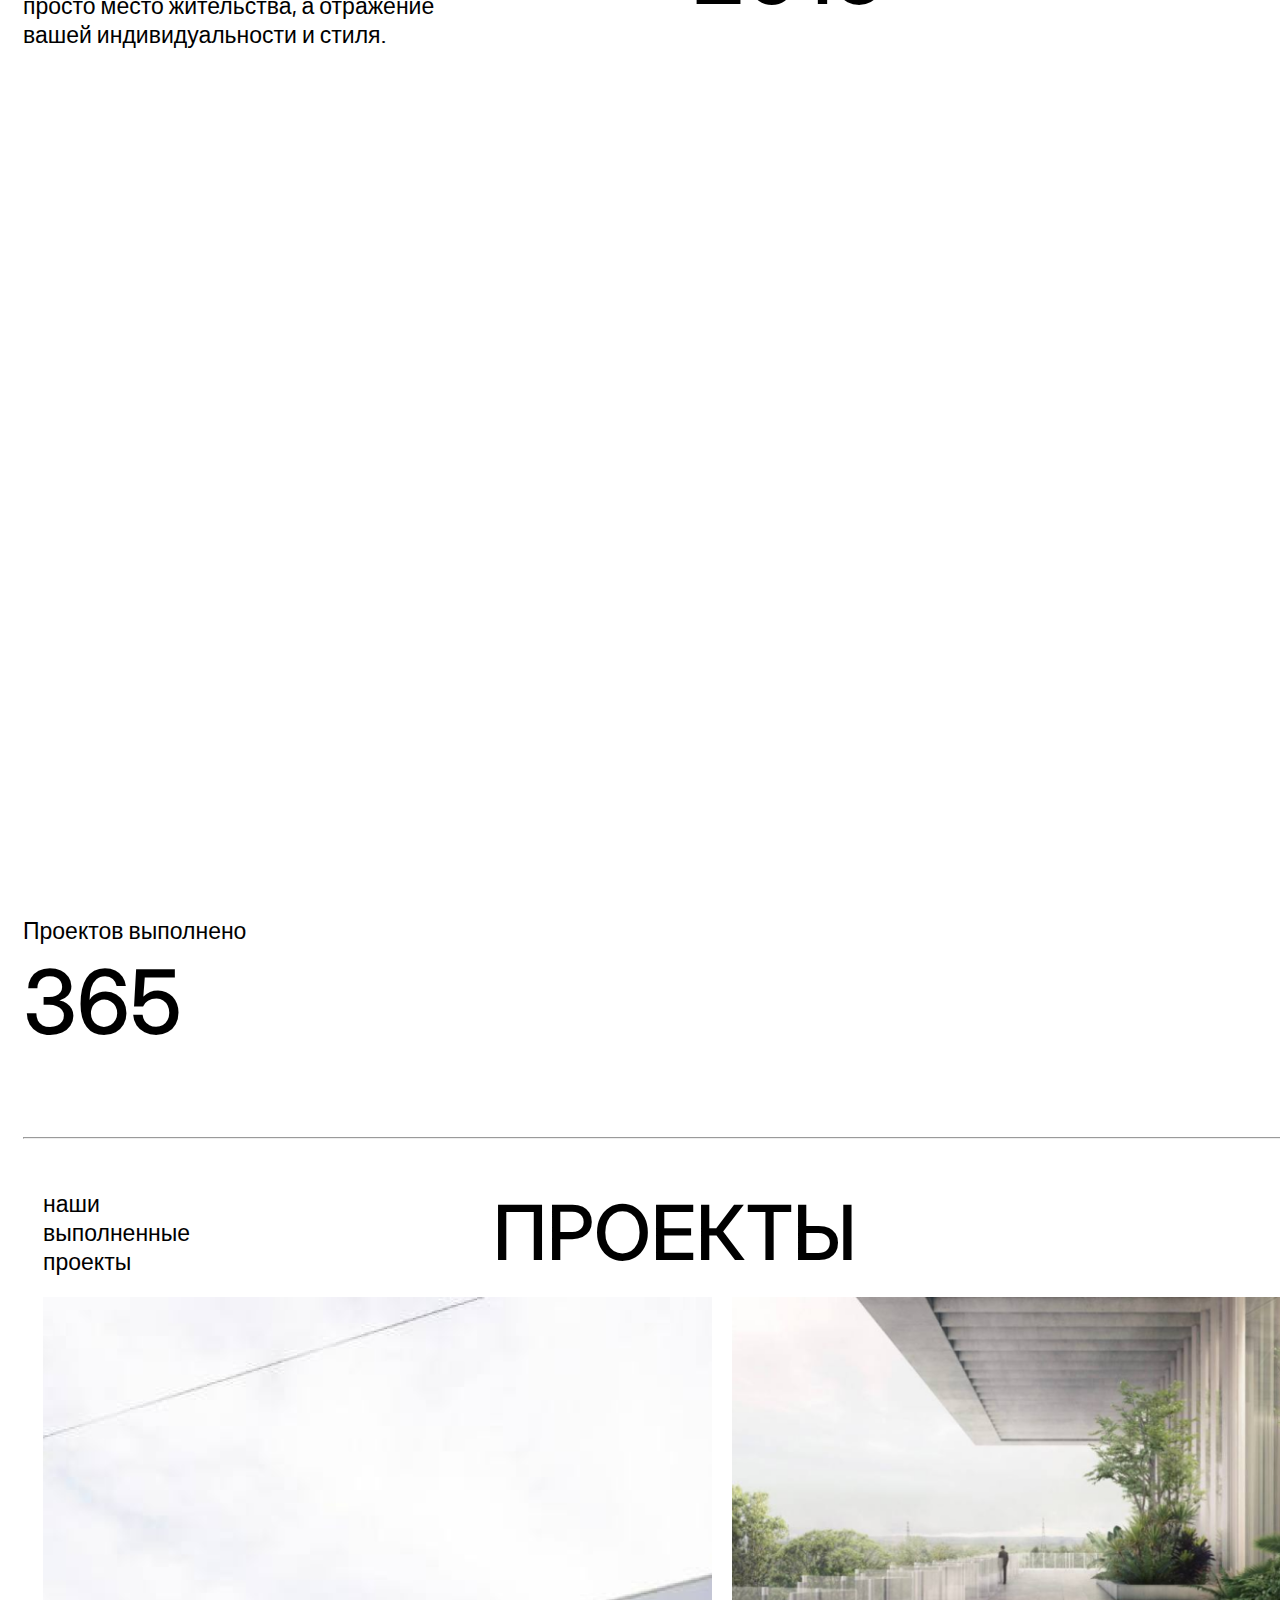
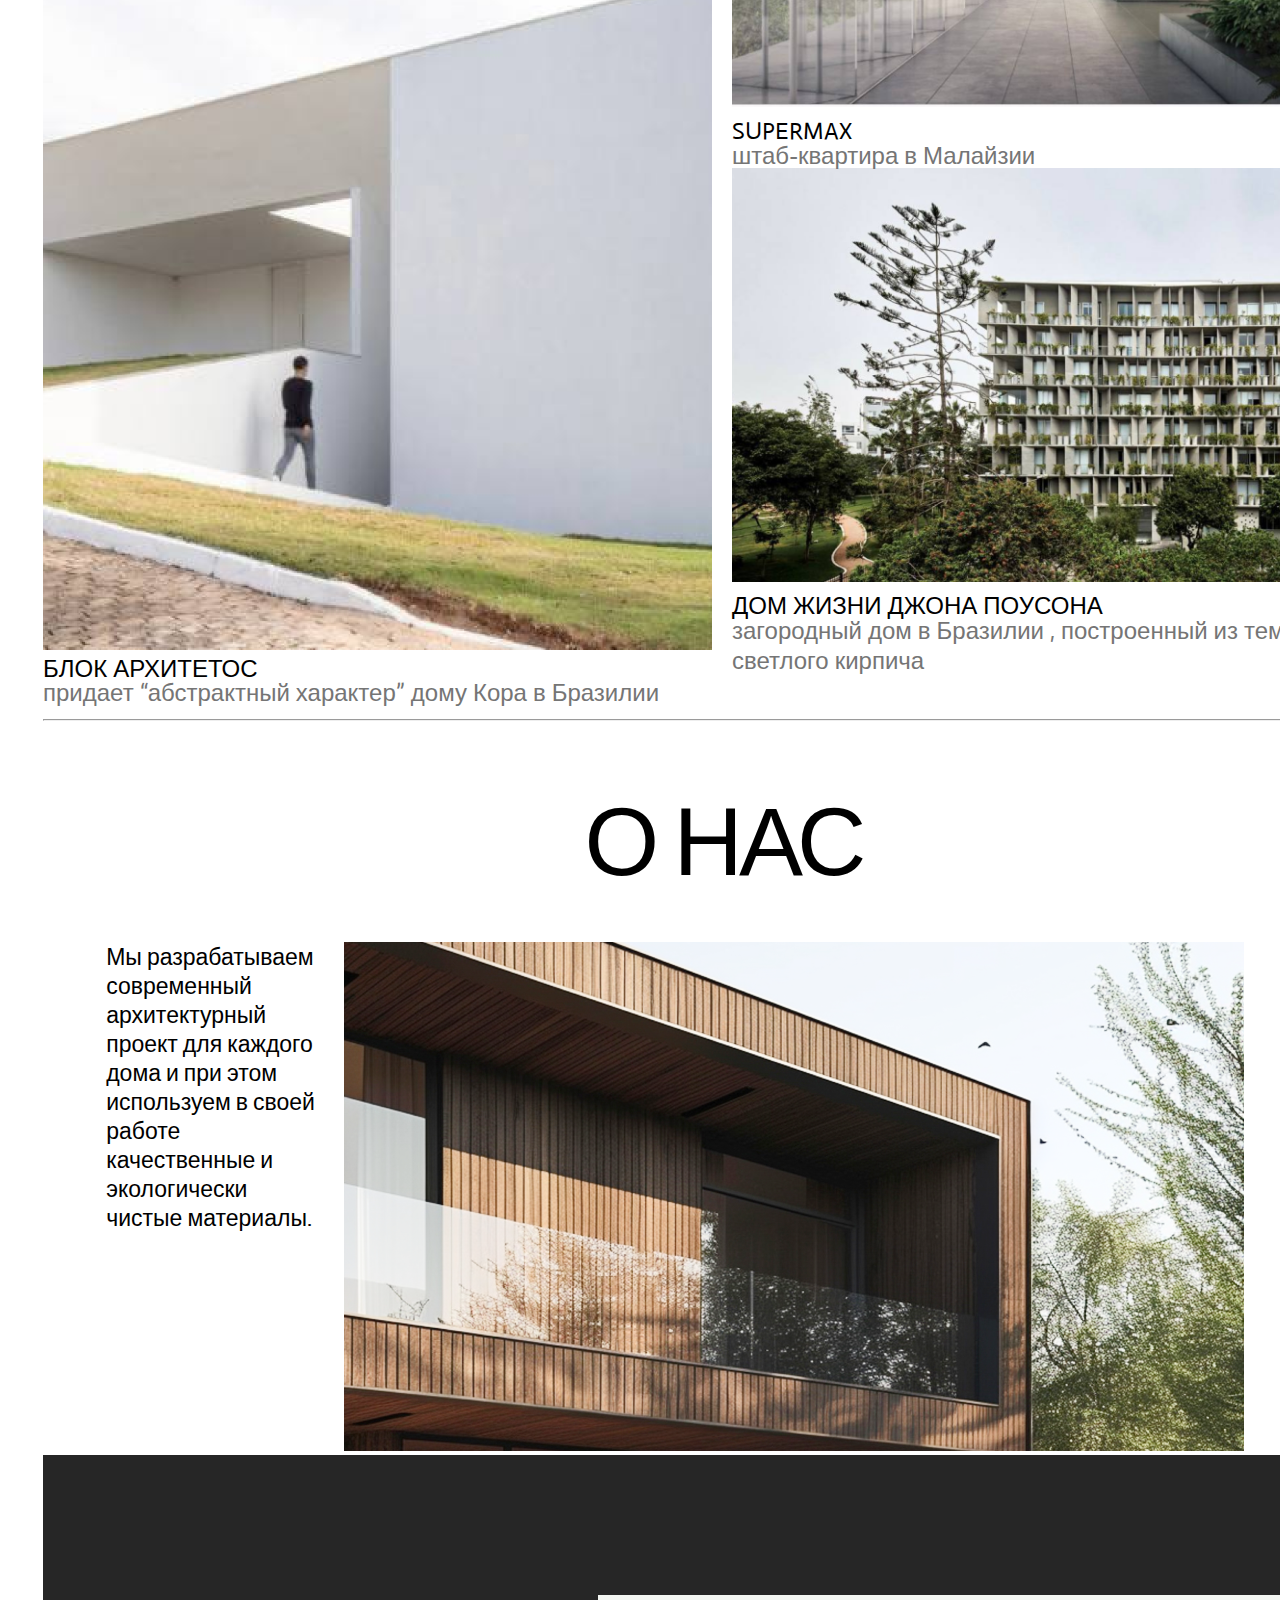
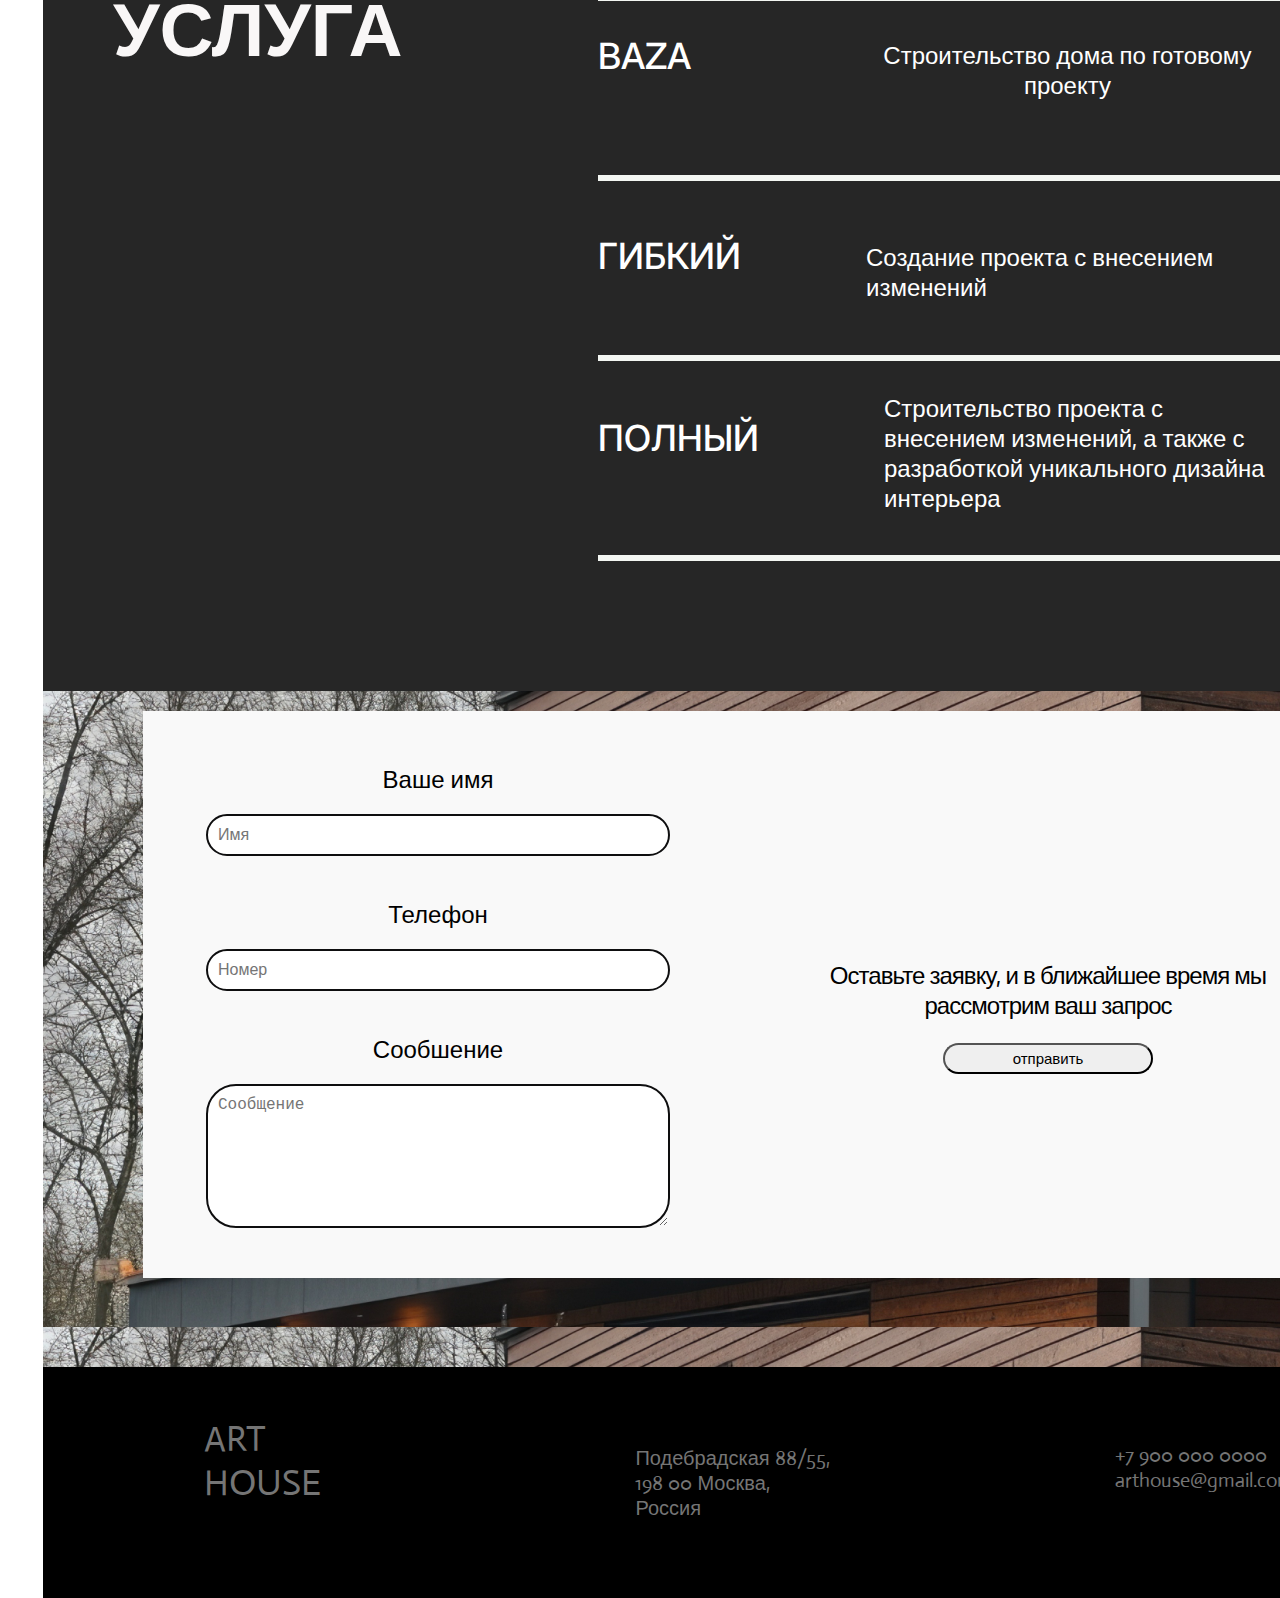
<file: Site_Art-House/html/index2.html>
<!DOCTYPE html>
<html lang="en">
<head>
    <meta charset="UTF-8">
    <meta name="viewport" content="width=device-width, initial-scale=1.0">
    <title>ART HOUSE GRIDE</title>
    <link rel="stylesheet" href="../styles/style2.css">
    <link href="https://fonts.googleapis.com/css2?family=Actor&family=Inter:wght@500&display=swap" rel="stylesheet">
</head>
<body>

    <div class="container">
        <div class="wrapper">
            <div class="header">
                <div class="nav">
                    <span class="logo"> <a href="#">ART HOUSE</a></span>
                    <ul class="menu">
                      <li> <a href="about2.html">О НАС</a></li>
                      <li> <a href="#">ПРОЕКТЫ</a></li>
                      <li> <a href="#">КОНТАКТЫ</a></li>
                    </ul>
                </div>
                <hr class="hr-line">   
            </div>
            <div class="wrapper-art-house">
                <div class="wrapper-art1">
                    ART HOUSE
                </div>
                <div class="wrapper-art2">
                    <p class="p">Мы специализируемся на создании современных, функциональных и стильных пространств.</p>
                    <button class="btn" id="scrollButton">оставить заявку</button>
                </div>
            </div>
            <div class="image">
                <img src="../img/дом1.png" alt="">
            </div>
            <div class="section1">
                <p class="text">Архитектурное бюро Art House – это команда опытных архитекторов и дизайнеров, которые с 2015 года воплощают в жизнь мечты о красивом и комфортабельном доме. Мы влюблены в архитектуру и верим, что дом – это не просто место жительства, а отражение вашей индивидуальности и стиля.</p>
                <div class="num1">
                    <p class="text1">Работаем с</p>
                    <h2 class="title">2015</h2>
                </div>
                <div class="num2">
                    <p class="text1">Проектов выполнено</p>
                    <h2 class="title">365</h2>
                </div>
            </div>
            <hr class="hr">
            <div class="section-projects">
                <div class="project">
                    <p class="text2">наши выполненные проекты</p>
                    <h1 class="title1">ПРОЕКТЫ</h1>
                </div>
                <div class="project-img">
                    <div class="foto1">
                        <img src="../img/дом2.png" alt="">
                        <div class=" a-blok">
                            <p class="blok1">БЛОК АРХИТЕТОС  </p>
                            <p class="blok2"> придает  “абстрактный характер” дому Кора в Бразилии</p>
                            
                        </div>
                    </div>
                    <div class="foto2">
                        <div class="img1">
                            <img class="dom3-img" src="../img/дом3.png" alt="">
                            <div class="b-blok">
                                <p class="b-blok1">SUPERMAX</p>
                                <p class="b-blok2">штаб-квартира в Малайзии  </p>
                            </div>
                        </div>
                        <div class="img2">
                            <img class="dom4-img" src="../img/дом4.png" alt="">
                            <div class="c-blok">
                                <p class="c-blok1">ДОМ ЖИЗНИ ДЖОНА ПОУСОНА</p>
                                <p class="c-blok2"> загородный дом в Бразилии , построенный из темного и светлого кирпича</p>
                            </div>
                        </div>
                    </div>
                </div>
                <hr class="hr">
                <!-- о нас -->
                <div class="section-onas">
                    <div class="nas">
                        <h1 class="title-nac">О НАС</h1>
                    </div>
                    <div class="info">
                        <div class="text-nac">
                            <p class="info-nac">Мы разрабатываем 
                                современный архитектурный проект
                                для каждого дома
                                и при этом используем
                                в своей работе качественные
                                и экологически чистые материалы.</p>
                        </div>
                        <div class="img-nac">
                            <img src="../img/дом5.png" alt="">
                        </div>
                    </div>
                </div>
                <!-- услуга -->
                <div class="section-usluga">
                    <div class="usluga">
                        <div class="usluga1">
                            <h3>УСЛУГА</h3>
                        </div>
                        <div class="usluga2">
                           <hr class="ucluga-hr1">
                            <div class="baza">
                                <p class="baza1">BAZA</p>
                                <p class="baza2">Строительство дома по готовому проекту</p>
                            </div>
                           <hr class="ucluga-hr2">
                                <div class="gip">
                                    <p class="gip1">ГИБКИЙ</p>
                                    <p class="gip2">Создание проекта с внесением изменений</p>
                                </div>
                           <hr class="ucluga-hr3">
                                <div class="pol">
                                    <p class="pol1">ПОЛНЫЙ</p>
                                    <p class="pol2">Строительство проекта с внесением 
                                        изменений, а также с разработкой 
                                        уникального дизайна интерьера</p>
                                </div>
                           <hr class="ucluga-hr4"> 
                        </div>
                    </div>
                </div>
                <!-- footer -->
                <div class="footer">
                    <div class="footer-blok">
                        <div class="footer1">
                            <h3 class="wash">Ваше имя</h3>
                            <input type="text" class="input-name" placeholder="Имя">
                            <h3 class="wash">Телефон</h3>
                            <input type="nomer" class="input-name" placeholder="Номер">
                            <h3 class="wash">Сообшение</h3>
                            <textarea class="input-message" placeholder="Сообщение"></textarea>
                        </div>
                        <div class="footer2">
                            <p class="foot-text">Оставьте заявку, и в ближайшее время
                                мы рассмотрим ваш запрос</p>
                                <button class="btn3">отправить</button>
                        </div>
                    </div>
                </div>
                <!-- end -->
                <div class="end">
                    <div class="end1">
                        <h2 class="end-h2"><a href="#">ART HOUSE</a></h2>
                    </div>
                    <div class="end2">
                        <p class="end-text1">Подебрадская 88/55, 198 00 Москва, Россия</p>
                    </div>
                    <div class="end3">
                        <p class="end-text2">+7 900 000 0000 arthouse@gmail.com</p>
                    </div>
                </div>
            </div>
        </div>
    </div>
<script>
    // Получаем изображения по классам
const images = document.querySelectorAll('.project-img img');

// Добавляем события для каждого изображения
images.forEach(img => {
    img.addEventListener('mouseover', () => {
        img.style.transform = 'scale(0.9)'; // Уменьшаем размер до 90%
        img.style.transition = 'transform 0.3s ease'; // Добавляем плавность изменения
    });

    img.addEventListener('mouseout', () => {
        img.style.transform = 'scale(1)'; // Возвращаем оригинальный размер
    });
});
</script>
</body>
</html>
</file>
<file: Site_Art-House/styles/style.css>
body{
    box-sizing: border-box;
}


.wrapper{
    width: 90%;
    max-width: 1360px;
    margin: auto;
    padding: 0 15px;
   
}


.header{
    width: 100%;

}


.nav {
    display: flex;
    align-items: center; 
    text-align: center;
    justify-content: space-between; /*выравнивает флекс-элементы внутри флекс-контейнера по основной оси.*/
    flex-wrap: wrap;
    flex-shrink: 1;
    gap: 10px;

    
  }
  
  .logo a{
    width: 130px;
    height: 23px;
    font-size: 23px;
    font-weight: 400;
    text-align: center;
    

  }
  .logo a{
    text-decoration: none;
  }
  
  .logo a:hover{
    color: #646f7b; 
  }

  .menu {
    display: flex;
    list-style: none;
    margin: 0;
    padding: 0;
  }

  .menu li {
    flex-grow: 1;/*указывает, что один элемент займёт всю доступную ширину контейнера.*/
    text-align: center;
  }
  
  .menu li  a {
    font-size: 23px;
    margin-left: 20px;
    color: #000;
    flex-grow: 1;
    text-align: center;

 }


.menu li a {
    text-decoration: none;
    flex-grow: 1;
    text-align: center; 
  }
  
  .menu li a:hover {
    color: #646f7b;
    flex-grow: 1;/*указывает, что один элемент займёт всю доступную ширину контейнера.*/
    text-align: center;
  }
  
  .hr{
    width: 100%;
    max-width: 1360px;
  }

  .wrapper-art-house{
    display: flex;
    justify-content: space-between;/*выравнивает флекс-элементы внутри флекс-контейнера по основной оси.*/
    flex-wrap: wrap;/*перенос элементов*/
    gap: 20px;
   
  }

.wrapper-art1{
    width: 784px;
    font-size: 210px;
    font-weight: 400;
  }

  .image, .img1, .img2, .dom3-img, .dom4-img {
    width: 100%;
    max-width: 100%;
    height: auto;
  }

  /* .wrapper-art1 a{
    text-decoration: none;
    color: #000;
  } */
 

.p{
    width: 556px;
    height: 58px;
    margin-top: 300px;
    font-size: 24px;
    font-weight: 400;



  }
.btn{
    width: 456px;
    height: 49px;
    border-radius: 50px;
    text-align: center;
    font-size: 20px;
}
.section1{
    display: flex;
    justify-content: space-between;/*выравнивает флекс-элементы внутри флекс-контейнера по основной оси.*/
    position: relative; /*устанавливает положение элемента относительно его исходного места*/
    flex-wrap: wrap;
    gap: 20px;
   
}


.text{
    width: 440px;
    height: 224px;
    font-family: Actor;
    font-size: 23px;
    font-weight: 400;   
    text-align: left;
    color: #000;
   
}

.num1{
position: absolute;
margin-left: 670px;
color: #000;
}

.text1{
    margin-top: 4em;
    width: 270px;
    height: 28px;
    font-family: Actor;
    font-size: 23px;
    font-weight: 400;
    color: #000;
   
}

.title{
    margin-top: -20px;
    width: 200px;
    height: 107px;
    font-family: Inter;
    font-size: 89px;
    font-weight: 500;
    color: #000;
  
}

.section-projects{
    width: 100%;
    height: auto;
    padding: 20px;
}

.project{
    position: relative;
    display: flex;
    justify-content: space-between;
    align-items: center;

}

.text2{
    width: 152px;
    height: 84px;
    font-family: Actor;
    font-size: 23px;
    font-weight: 400;


  
}

.title1{
    display: flex;
    justify-content: center;
    align-items: center;
    text-align: center;
    width: 100%;
    height: auto;
    margin: 0 auto;
    font-family: Actor;
    font-size: 76px;
    font-weight: 400;
  


}


.project-img{
    display: flex;
    flex-wrap: wrap;
    justify-content: center;
    width: 100%;
    height: auto;
    top: 2021px;
    gap: 2%; /*относительный разрыв*/
    max-width: 100%;




}

/* //// */


.foto1, .foto2{
    flex: 1 1 calc(50% - 20px);
    max-width: 100%;
    height: auto;
    position: relative;
}

.a-blok{
    flex-direction: column;
    width: 669px;
    height: 57px;
 

}

.blok1{
    width: 100%;
    height: auto;
    font-size: 1.5rem;/*относителльно размер текста*/
    position: absolute;
    margin-top: 1rem;

    font-family: Actor;
    font-size: 24px;
    font-weight: 400;
    
}

.blok2{
    position: absolute;
    margin-top: 35px;
    width: 669px;
    height: 57px;
    font-family: Actor;
    font-size: 24px;
    font-weight: 400;
    color: #757575;
}




/* //// */


.b-blok{
    width: 645px;
    height: 57px;
 
   
}

.b-blok1{
    position: absolute;
    margin-top: 5px;
    width: 645px;
    height: 57px;
    font-family: Actor;
    font-size: 24px;
    font-weight: 400;

}

.b-blok2{
    position: absolute;
    margin-top: 30px;
    width: 645px;
    height: 57px;
    font-family: Actor;
    font-size: 24px;
    font-weight: 400; 
    color: #757575; 
}


.c-blok{
    position: absolute;
    width: 670px;
    height: 86px;
   
}


.c-blok1{
    position: absolute;
    width: 670px;
    height: 86px;
    font-family: Actor;
    font-size: 24px;
    font-weight: 400;
    margin-top: 5px;
   
}

.c-blok2{
    position: absolute;
    width: 670px;
    height: 86px;
    font-family: Actor;
    font-size: 24px;
    font-weight: 400;
    margin-top: 30px;
    color: #757575;
}

/* /// */


.section-onas{
    width: 100%;
    height: auto;
    gap: 40px;


}

.nas{
    width: 1361px;
    height: 157px;
    gap: 40px;

}

.title-nac{
    font-family: Actor;
    font-size: 96px;
    font-weight: 400;
    line-height: 115.2px;
    letter-spacing: -0.04em;
    text-align: center;
 
}

.info{
    display: flex;
    max-width: 100%;
    height: auto;
    gap: 2%;
    padding: 0 5%;
  

}

.text-nac{
    max-width: 100%;
    height: auto;
}

.info-nac{
    max-width: 100%;
    height: auto;
    font-family: Actor;
    font-size: 23px;
    font-weight: 400;
    margin-top: 1px;
 
}

.img-nac{
    max-width: 100%;
    height: auto;
    flex-wrap: wrap;

}

/* /// */

.usluga{
    display: flex;
    flex-wrap: wrap;
    width: 100%;
    height: auto;
    padding: 20px;
    width: 1360px;
    height: 796px;
    background: #0b0b0be3;
    position: relative;
 
}
.usluga1{
    position: absolute;
    width: 223px;
    height: 77px;
    margin-top: 35px;
    margin-left: 50px;
    font-family: Actor;
    font-size: 64px;
    font-weight: 400;
    color: #f9f7f7;


}

.ucluga-hr1{
    position: absolute;
    width: 685px;
    margin-top: 120px;
    left: 555px;
    gap: 0px;
    border: solid 3px rgb(243, 246, 242)
  

}

.ucluga-hr2{
    position: absolute;
    width: 685px;
    margin-top: 300px;
    left: 555px;
    gap: 0px;
    border: solid 3px rgb(243, 246, 242)
  
}

.ucluga-hr3{
    position: absolute;
    width: 685px;
    margin-top: 480px;
    left: 555px;
    gap: 0px;
    border: solid 3px rgb(243, 246, 242)
  

}

.ucluga-hr4{
    position: absolute;
    width: 685px;
    margin-top: 680px;
    left: 555px;
    gap: 0px;
    border: solid 3px rgb(243, 246, 242);
  

}

.baza{
    position: absolute;
    display: flex;
    align-items: center;
    width: 685px;
    height: 43px;
    top: 179px;
    left: 555px;
    gap: 125px;
    opacity: 0px;
    text-align: center;

}

.gip{
    position: absolute;
    display: flex;
    align-items: center;
    width: 685px;
    height: 43px;
    top: 379px;
    left: 555px;
    gap: 125px;
  
  

}

.pol{
    position: absolute;
    display: flex;
    align-items: center;
    width: 685px;
    height: 87px;
    top: 539px;
    left: 555px;
    gap: 125px;
    opacity: 0px;
  

}

.baza1{
    width: 166px;
    height: 43px;
    font-family: Actor;
    font-size: 36px;
    font-weight: 400;
    text-align: left;
    color: #fff;

}
.baza2{
    width: 555px;
    height: 29px;
    font-family: Actor;
    font-size: 24px;
    font-weight: 400;
    color: #fff;

}

.gip1{
    width: 161px;
    height: 43px;
    font-family: Actor;
    font-size: 36px;
    font-weight: 400;
    color: #fff;
}
.gip2{
    width: 670px;
    align-items: center;
    height: 25px;
    font-family: Actor;
    font-size: 24px;
    font-weight: 400;
    color: #fff;
}

.pol1{
    width: 161px;
    height: 43px;
    font-family: Actor;
    font-size: 36px;
    font-weight: 400;
    color: #fff;

}

.pol2{
    width: 403px;
    height: 87px;
    font-family: Actor;
    font-size: 24px;
    font-weight: 400;
    color: #fff;
  
}


/* footer */

.footer{
    position: relative; /*устанавливает положение элемента относительно его исходного места*/
    padding: 20px;
    width: 100%; /* Занимает всю ширину экрана */
    height: auto; /* Высота адаптируется к содержимому */
    background: url(../img/Rectangle\ 130.png) no-repeat center center;
    background-size: cover; /* Фон растягивается пропорционально */
    display: flex; /* Добавьте flex для управления содержимым */
    flex-direction: column; /* Расположите элементы в колонку */
    align-items: center; /* Центрируйте содержимое */
    width: 1360px;
    height: 636px;
    z-index: 0 auto;
    background:url(../img/Rectangle\ 130.png)
    
}

.footer-blok{
    display: flex;
    flex-wrap: wrap; /* Перенос элементов при недостатке места */
    justify-content: center; /* Центрирование содержимого */
    gap: 20px; /* Гибкие отступы между элементами */
    align-items: flex-start; /* Выровняйте элементы по верху */
    width: 100%; /* Растягивается на всю ширину */
    max-width: 1200px; /* Ограничиваем максимальную ширину */
    background: #f9f9f9ff;
}
.footer1, .footer2 {
    display: flex;
    flex-direction: column;
    align-items: center;
    width: 100%; /* Занимают всю ширину контейнера */
    max-width: 550px; /* Ограничиваем максимальную ширину */
    margin: 10px 0; /* Добавляем отступы */
    padding: 20px; /* Добавляем внутренние отступы */
    background: #f9f9f9; /* Фон (опционально) */
    border-radius: 10px; /* Слегка закругляем углы */
}
.footer1 input, .footer1 textarea {
    width: 100%;
    max-width: 440px; /* Максимальная ширина поля */
    padding: 10px;
    margin-bottom: 20px;
    border: 2px solid #0e0e0f;
    border-radius: 30px;
    font-size: 16px;
    color: #757575;
}

.footer1 input::placeholder, .footer1 textarea::placeholder {
    color: #757575; /* Цвет текста в плейсхолдере */
}

/* Стили для поля textarea (сообщение) */
.footer1 .input-message {
    height: 120px; /* Высота для textarea */
}

/* Фокус на input и textarea */
.footer1 input:focus, .footer1 textarea:focus {
    border-color: #646f7b;
    outline: none;
}


.wash{
    width: 100%;
    max-width: 440px;
    font-size: 1.2rem; /*1,2 раза больше*/
    text-align: center;
    margin-bottom: 20px;
    width: 210px;
    height: 29px;
    font-size: 24px;
    font-weight: 400;
    color: #000;
 
  
   
}

.name{
    font-family: Actor;
    align-items: center;
    width: 210px;
    height: 27.45px;
    font-size: 18px;
    font-weight: 400;
    color: #757575;
    border-bottom: 2px solid #0e0e0f; 



}


.foot-text{
    margin-top: 40%;
    width: 440px;
    height: 58px;
    font-family: Actor;
    font-size: 24px;
    font-weight: 400;
    letter-spacing: -0.04em;
    text-align: center;

}

.btn3{
    width: 210px;
    height: 31px;
    border-radius: 50px;
    font-size: 15px;
}


/* end */
.end{
    display: flex;
    justify-content: space-around;
    align-items: center;
    width: 1360px;
    background: #000;
    padding: 20px;

}

.end-h2 {
    flex-wrap: wrap;
    width: 150px;
    height: 131px;
    font-family: Actor;
    font-size: 36px;
    font-weight: 400;
    color: #757575;
    
}

.end-h2  a{
    text-decoration: none;
    color: #757575;
}


.end-text1{
    width: 198px;
    height: 73px;
    font-family: Actor;
    font-size: 20px;
    font-weight: 400;
    color: #757575;

}

.end-text2{
    width: 167px;
    height: 49px;
    font-family: Abel;
    font-size: 20px;
    font-weight: 400;
    color: #757575;
    margin-bottom: 30%;

}
   
/* Общие стили для текста */
p, span, h1, h2, li, .wrapper-art1, .text, .text1, .title-nac, .usluga1,.baza2, .gip2, .pol2, .wash, .name, .foot-text, .end-text1, .end-text2 {
    font-family: 'Actor', sans-serif; /* Шрифт Actor Regular */
    font-weight: 400;
}

/* Стили для цифр */
.title, .title1, .num1 h2, .num2 h2, .baza1, .gip1, .pol1 {
    font-family: 'Inter', sans-serif; /* Шрифт Inter Medium */
    font-weight: 500; /* Medium */
}

/* Пример настройки для блоков */
.blok1, .blok2, .b-blok1, .b-blok2, .c-blok1, .c-blok2, .info-nac, .text2 {
    font-family: 'Actor', sans-serif; /* Шрифт Actor Regular */
    font-weight: 400;
}
@media (max-width: 768px) {
    .nav {
        flex-direction: column; /* Меню становится вертикальным */
        align-items: flex-start;
    }
    .menu li {
        flex-grow: 0; /* Убрать равномерное распределение */
        margin-bottom: 10px;
    }
    .wrapper-art-house, .section1, .project-img {
        flex-direction: column; /* Вертикальная ориентация */
        gap: 20px;
    }

}
</file>
<file: Site_Deadpool/styles.css>
body {
    font-family: Arial, sans-serif;
    background-color: #ffffff;
    color: #333;
    margin: 0;
    padding: 0;
}

#main-header {
    background-image: url('deadpool1.jpg'); 
    background-size: cover;
    color: white;
    padding: 50px 20px;
    text-align: center;
}

nav {
    margin: 30px 0;
    text-align: center;
    font-size: large;
}

nav a {
    margin: 0 10px;
    text-decoration: none;
    color: #720404;
}

footer {
    text-align: center;
    padding: 10px 0;
    background-color: #720404;
    color: white;
    position: relative;
    bottom: 0;
    width: 100%;
}

h2 {
    color: #891005;
}

p {
    line-height: 1.6;
    margin: 10px;
}

main {
    display: flex;
    justify-content: space-between;
    align-items: flex-start;
    width: 80%;
    margin: auto;
}

section {
    flex: 1;
    margin-right: 20px;
}

aside {
    width: 200px;
    text-align: center;
}

.image {
    float: left; /* Использую float для размещения изображений */
    margin-right: 20px; 
}

ul {
    list-style-type: disc;
    padding-left: 0;
    display: inline-block;
    text-align: left;
}

/* Очищяю float после секции */
section::after {
    content: "";
    display: table;
    clear: both; /* Очищяю float */
}

a:hover {
    color: #ff9900;
    font-size: 1.2em;
    transition: color 0.3s, font-saze 0.3s;
}
header {
    text-align: center;
    padding: 10px 0;
    background-color: #720404;
    color: white;
    position: relative;
    bottom: 0;
    width: 100%;
}
a {
    color: #aa0101; 
    text-decoration: none; 
}

img {
    margin-right: 0%;
    image-orientation: flip;
}

.audio-container {
    background-color: #720404;
    padding: 30px;
    border-radius: 40px;
    box-shadow: 0 4px 8px rgba(0,0,0,0.2);
}
</file>
<file: Site_Art-House/styles/style2.css>
.wrapper{
    width: 100%;
    max-width: 1360px;
    margin: auto;
    padding: 0 15px;
   
}


.header{
    width: 100%;

}

/*grid ТУТ*/
.nav {
    display: grid;
    grid-template-columns: auto 3fr;
    gap: 795px;
  }
  
  .logo a{
    width: 130px;
    height: 23px;
    font-size: 23px;
    font-weight: 400;
    text-align: center;
    color: #000;

  }
  .logo a{
    text-decoration: none;
  }
  
  .logo a:hover{
    color: #646f7b; 
  }

/*grid ТУТ*/

  .menu {
    display: grid;
    grid-template-columns: 1fr 1fr 1fr;
    gap: 10px;
    list-style: none;/*убирает маркеры списка*/
    margin: 0;
    padding: 0;
  }

  .menu li {
    flex-grow: 1;
    text-align: center;
  }
  
  .menu li  a {
    font-size: 23px;
    margin-left: 20px;
    color: #000;
    flex-grow: 1;
    text-align: center;

 }


.menu li a {
    text-decoration: none;
    flex-grow: 1;
    text-align: center; 
  }
  
  .menu li a:hover {
    color: #646f7b;
    flex-grow: 1;
    text-align: center;
  }
  
  .hr{
    width: 100%;
    max-width: 1360px;
  }

  /*GRID ТУТ*/
  .wrapper-art-house{
    display: grid;
    grid-template-columns: repeat(auto-fit, minmax(300px, 1fr));
    gap: 260px;
   
  }

.wrapper-art1{
    width: 784px;
    font-size: 210px;
    font-weight: 400;
  }

  .image, .img1, .img2, .dom3-img, .dom4-img {
    width: 100%;
    max-width: 100%;
    height: auto;
  }

  /* .wrapper-art1 a{
    text-decoration: none;
    color: #000;
  } */
 

.p{
    width: 556px;
    height: 58px;
    margin-top: 300px;
    font-size: 24px;
    font-weight: 400;



  }
.btn{
    width: 456px;
    height: 49px;
    border-radius: 50px;
    text-align: center;
    font-size: 20px;
}

/*GRIDE ТУТ*/
.section1{
    display: grid;
    grid-template-columns: repeat(auto-fit, minmax(300px, 1fr));
    position: relative; /*устанавливает положение элемента относительно его исходного места.*/
    gap: 760px;
   
}


.text{
    width: 440px;
    height: 224px;
    font-family: Actor;
    font-size: 23px;
    font-weight: 400;   
    text-align: left;
    color: #000;
   
}

.num1{
position: absolute;
margin-left: 670px;
color: #000;
}

.text1{
    margin-top: 4em;
    width: 270px;
    height: 28px;
    font-family: Actor;
    font-size: 23px;
    font-weight: 400;
    color: #000;
   
}

.title{
    margin-top: -20px;
    width: 200px;
    height: 107px;
    font-family: Inter;
    font-size: 89px;
    font-weight: 500;
    color: #000;
  
}

.section-projects{
    width: 100%;
    height: auto;
    padding: 20px;
}

.project{
    display: grid;
    grid-template-columns: 1fr 1fr 1fr;
    align-items: center;
    gap: 10px;

}

.text2{
    width: 152px;
    height: 84px;
    font-family: Actor;
    font-size: 23px;
    font-weight: 400;


  
}

.title1{
    display: flex;
    justify-content: center;
    align-items: center;
    text-align: center;
    width: 100%;
    height: auto;
    margin: 0 auto;
    font-family: Actor;
    font-size: 76px;
    font-weight: 400;
  


}


.project-img{
    display: grid;
    grid-template-columns: 1fr 1fr;
    gap: 20px; /*относительный разрыв*/





}

/* //// */

/*GRID ТУТ*/
.foto1, .foto2{
    grid-column: span 1;/*охват одной калонки*/
    max-width: 100%;
    height: auto;
}

.a-blok{
    flex-direction: column;
    width: 669px;
    height: 57px;
 

}

.blok1{
    width: 100%;
    height: auto;
    font-size: 1.5rem;/*относителльно размер текста*/
    position: absolute;
    margin-top: -0.01rem;
    font-family: Actor;
    font-size: 24px;
    font-weight: 400;
    
}

.blok2{
    position: absolute;
    width: 669px;
    height: 57px;
    font-family: Actor;
    font-size: 24px;
    font-weight: 400;
    color: #757575;
}




/* //// */


.b-blok{
    width: 645px;
    height: 57px;
 
   
}

.b-blok1{
    position: absolute;
    margin-top: 5px;
    width: 645px;
    height: 57px;
    font-family: Actor;
    font-size: 24px;
    font-weight: 400;

}

.b-blok2{
    position: absolute;
    margin-top: 30px;
    width: 645px;
    height: 57px;
    font-family: Actor;
    font-size: 24px;
    font-weight: 400; 
    color: #757575; 
}


.c-blok{
    position: absolute;
    width: 670px;
    height: 86px;
   
}


.c-blok1{
    position: absolute;
    width: 670px;
    height: 86px;
    font-family: Actor;
    font-size: 24px;
    font-weight: 400;
    margin-top: 5px;
   
}

.c-blok2{
    position: absolute;
    width: 670px;
    height: 86px;
    font-family: Actor;
    font-size: 24px;
    font-weight: 400;
    margin-top: 30px;
    color: #757575;
}

/* /// */


.section-onas{
    width: 100%;
    height: auto;
    gap: 40px;


}

.nas{
    width: 1361px;
    height: 157px;
    gap: 40px;

}

.title-nac{
    font-family: Actor;
    font-size: 96px;
    font-weight: 400;
    line-height: 115.2px;
    letter-spacing: -0.04em;
    text-align: center;
 
}

.info{
    display: flex;
    max-width: 100%;
    height: auto;
    gap: 2%;
    padding: 0 5%;
  

}

.text-nac{
    max-width: 100%;
    height: auto;
}

.info-nac{
    max-width: 100%;
    height: auto;
    font-family: Actor;
    font-size: 23px;
    font-weight: 400;
    margin-top: 1px;
 
}

.img-nac{
    max-width: 100%;
    height: auto;
    flex-wrap: wrap;

}

/* /// */

.usluga{
    display: flex;
    flex-wrap: wrap;
    width: 100%;
    height: auto;
    padding: 20px;
    width: 1360px;
    height: 796px;
    background: #0b0b0be3;
    position: relative;
 
}
.usluga1{
    position: absolute;
    width: 223px;
    height: 77px;
    margin-top: 35px;
    margin-left: 50px;
    font-family: Actor;
    font-size: 64px;
    font-weight: 400;
    color: #f9f7f7;


}

.ucluga-hr1{
    position: absolute;
    width: 685px;
    margin-top: 120px;
    left: 555px;
    gap: 0px;
    border: solid 3px rgb(243, 246, 242)
  

}

.ucluga-hr2{
    position: absolute;
    width: 685px;
    margin-top: 300px;
    left: 555px;
    gap: 0px;
    border: solid 3px rgb(243, 246, 242)
  
}

.ucluga-hr3{
    position: absolute;
    width: 685px;
    margin-top: 480px;
    left: 555px;
    gap: 0px;
    border: solid 3px rgb(243, 246, 242)
  

}

.ucluga-hr4{
    position: absolute;
    width: 685px;
    margin-top: 680px;
    left: 555px;
    gap: 0px;
    border: solid 3px rgb(243, 246, 242);
  

}

.baza{
    position: absolute;
    display: flex;
    align-items: center;
    width: 685px;
    height: 43px;
    top: 179px;
    left: 555px;
    gap: 125px;
    opacity: 0px;
    text-align: center;

}

.gip{
    position: absolute;
    display: flex;
    align-items: center;
    width: 685px;
    height: 43px;
    top: 379px;
    left: 555px;
    gap: 125px;
  
  

}

.pol{
    position: absolute;
    display: flex;
    align-items: center;
    width: 685px;
    height: 87px;
    top: 539px;
    left: 555px;
    gap: 125px;
    opacity: 0px;
  

}

.baza1{
    width: 166px;
    height: 43px;
    font-family: Actor;
    font-size: 36px;
    font-weight: 400;
    text-align: left;
    color: #fff;

}
.baza2{
    width: 555px;
    height: 29px;
    font-family: Actor;
    font-size: 24px;
    font-weight: 400;
    color: #fff;

}

.gip1{
    width: 161px;
    height: 43px;
    font-family: Actor;
    font-size: 36px;
    font-weight: 400;
    color: #fff;
}
.gip2{
    width: 670px;
    align-items: center;
    height: 25px;
    font-family: Actor;
    font-size: 24px;
    font-weight: 400;
    color: #fff;
}

.pol1{
    width: 161px;
    height: 43px;
    font-family: Actor;
    font-size: 36px;
    font-weight: 400;
    color: #fff;

}

.pol2{
    width: 403px;
    height: 87px;
    font-family: Actor;
    font-size: 24px;
    font-weight: 400;
    color: #fff;
  
}


/* footer */

.footer{
    position: relative;
    padding: 20px;
    width: 100%; /* Занимает всю ширину экрана */
    height: auto; /* Высота адаптируется к содержимому */
    background: url(../img/Rectangle\ 130.png) no-repeat center center;
    background-size: cover; /* Фон растягивается пропорционально */
    display: flex; /* Добавьте flex для управления содержимым */
    flex-direction: column; /* Расположите элементы в колонку */
    align-items: center; /* Центрируйте содержимое */
    width: 1360px;
    height: 636px;
    z-index: 0 auto;
    background:url(../img/Rectangle\ 130.png)
    
}

.footer-blok{
    display: flex;
    flex-wrap: wrap; /* Перенос элементов при недостатке места */
    justify-content: center; /* Центрирование содержимого */
    gap: 20px; /* Гибкие отступы между элементами */
    align-items: flex-start; /* Выровняйте элементы по верху */
    width: 100%; /* Растягивается на всю ширину */
    max-width: 1200px; /* Ограничиваем максимальную ширину */
    background: #f9f9f9ff;
}
.footer1, .footer2 {
    display: flex;
    flex-direction: column;
    align-items: center;
    width: 100%; /* Занимают всю ширину контейнера */
    max-width: 550px; /* Ограничиваем максимальную ширину */
    margin: 10px 0; /* Добавляем отступы */
    padding: 20px; /* Добавляем внутренние отступы */
    background: #f9f9f9; /* Фон (опционально) */
    border-radius: 10px; /* Слегка закругляем углы */
}
.footer1 input, .footer1 textarea {
    width: 100%;
    max-width: 440px; /* Максимальная ширина поля */
    padding: 10px;
    margin-bottom: 20px;
    border: 2px solid #0e0e0f;
    border-radius: 30px;
    font-size: 16px;
    color: #757575;
}

.footer1 input::placeholder, .footer1 textarea::placeholder {
    color: #757575; /* Цвет текста в плейсхолдере */
}

/* Стили для поля textarea (сообщение) */
.footer1 .input-message {
    height: 120px; /* Высота для textarea */
}

/* Фокус на input и textarea */
.footer1 input:focus, .footer1 textarea:focus {
    border-color: #646f7b;
    outline: none;
}


.wash{
    width: 100%;
    max-width: 440px;
    font-size: 1.2rem;
    text-align: center;
    margin-bottom: 20px;
    width: 210px;
    height: 29px;
    font-size: 24px;
    font-weight: 400;
    color: #000;
 
  
   
}

.name{
    font-family: Actor;
    align-items: center;
    width: 210px;
    height: 27.45px;
    font-size: 18px;
    font-weight: 400;
    color: #757575;
    border-bottom: 2px solid #0e0e0f; 



}


.foot-text{
    margin-top: 40%;
    width: 440px;
    height: 58px;
    font-family: Actor;
    font-size: 24px;
    font-weight: 400;
    letter-spacing: -0.04em;
    text-align: center;

}

.btn3{
    width: 210px;
    height: 31px;
    border-radius: 50px;
    font-size: 15px;
}


/* end */
.end{
    display: flex;
    justify-content: space-around;
    align-items: center;
    width: 1360px;
    background: #000;
    padding: 20px;
    margin-bottom: -30px;

}

.end-h2 {
    flex-wrap: wrap;
    width: 150px;
    height: 131px;
    font-family: Actor;
    font-size: 36px;
    font-weight: 400;
    color: #757575;
    
}

.end-h2  a{
    text-decoration: none;
    color: #757575;
}


.end-text1{
    width: 198px;
    height: 73px;
    font-family: Actor;
    font-size: 20px;
    font-weight: 400;
    color: #757575;

}

.end-text2{
    width: 167px;
    height: 49px;
    font-family: Abel;
    font-size: 20px;
    font-weight: 400;
    color: #757575;
    margin-bottom: 30%;

}
   
/* Общие стили для текста */
p, span, h1, h2, li, .wrapper-art1, .text, .text1, .title-nac, .usluga1,.baza2, .gip2, .pol2, .wash, .name, .foot-text, .end-text1, .end-text2 {
    font-family: 'Actor', sans-serif; /* Шрифт Actor Regular */
    font-weight: 400;
}

/* Стили для цифр */
.title, .title1, .num1 h2, .num2 h2, .baza1, .gip1, .pol1 {
    font-family: 'Inter', sans-serif; /* Шрифт Inter Medium */
    font-weight: 500; /* Medium */
}

/* Пример настройки для блоков */
.blok1, .blok2, .b-blok1, .b-blok2, .c-blok1, .c-blok2, .info-nac, .text2 {
    font-family: 'Actor', sans-serif; /* Шрифт Actor Regular */
    font-weight: 400;
}
@media (max-width: 768px) {
    .nav {
        flex-direction: column; /* Меню становится вертикальным */
        align-items: flex-start;
    }
    .menu li {
        flex-grow: 0; /* Убрать равномерное распределение */
        margin-bottom: 10px;
    }
    .wrapper-art-house, .section1, .project-img {
        flex-direction: column; /* Вертикальная ориентация */
        gap: 20px;
    }
}
</file>
